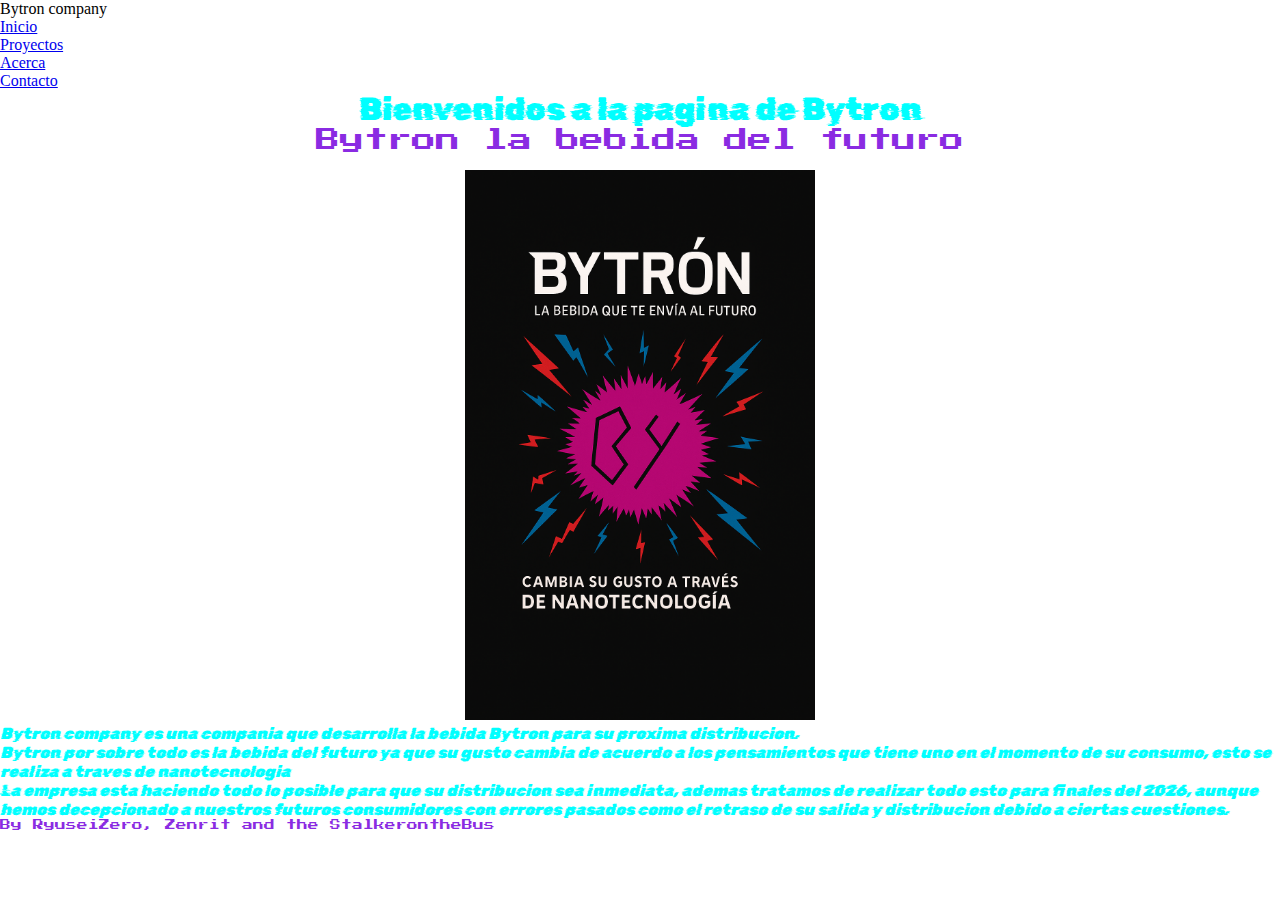
<file: index.html>
<!DOCTYPE html>
<html lang="en">
<head>
<link rel="preconnect" href="https://fonts.googleapis.com">
<link rel="preconnect" href="https://fonts.gstatic.com" crossorigin>
<link href="https://fonts.googleapis.com/css2?family=Rubik+Glitch&display=swap" rel="stylesheet">
    <link rel="preconnect" href="https://fonts.googleapis.com">
<link rel="preconnect" href="https://fonts.gstatic.com" crossorigin>
<link href="https://fonts.googleapis.com/css2?family=Press+Start+2P&display=swap" rel="stylesheet">
    <meta charset="UTF-8">
    <meta name="viewport" content="width=device-width, initial-scale=1.0">
    <title>Bytron la bebida del futuro</title>
    <link rel="stylesheet" href="./CSS/styles.css">
</head>
<body>
     <div class="pagina">
        <header>
            <div class="nav-row">
                <div class="brand">Bytron company</div>
                <nav>
                    <ul>
                        <li><a class="url" href="index.html">Inicio</a></li>
                        <li><a class="url" href="#">Proyectos</a></li>
                        <li><a class="url" href="acerca-de.html">Acerca</a></li>
                        <li><a class="url" href="contacto.html">Contacto</a></li>
                    </ul>
                </nav>
            </div>
        </header>
    </header>
     <center>
      
    <h1 class="glitch">Bienvenidos a la pagina de Bytron</h1>
        <h2 class="press-start-2p-regular">Bytron la bebida del futuro</h2>
        <br>
       <img src="./img/logo.png" alt="Imagen del logo de Bytron" title="Logo" width="350" height="550"></center>
       <div class="containe">
        <section class="glitch"><em>
        <p>Bytron company es una compania que desarrolla la bebida Bytron para su proxima distribucion.</p>
        <p>Bytron por sobre todo es la bebida del futuro ya que su gusto cambia de acuerdo a los pensamientos que tiene uno en el momento de su consumo, esto se realiza a traves de nanotecnologia</p>
        <p>La empresa esta haciendo todo lo posible para que su distribucion sea inmediata, ademas tratamos de realizar todo esto para finales del 2026, aunque hemos decepcionado a nuestros futuros consumidores con errores pasados como el retraso de su salida y distribucion debido a ciertas cuestiones.</p>
</section>
    </em></main>
    </div>
    <footer><h6 class="press-start-2p-regular">By RyuseiZero, Zenrit and the StalkerontheBus</h4></footer>
    
</body>
</html>
</file>
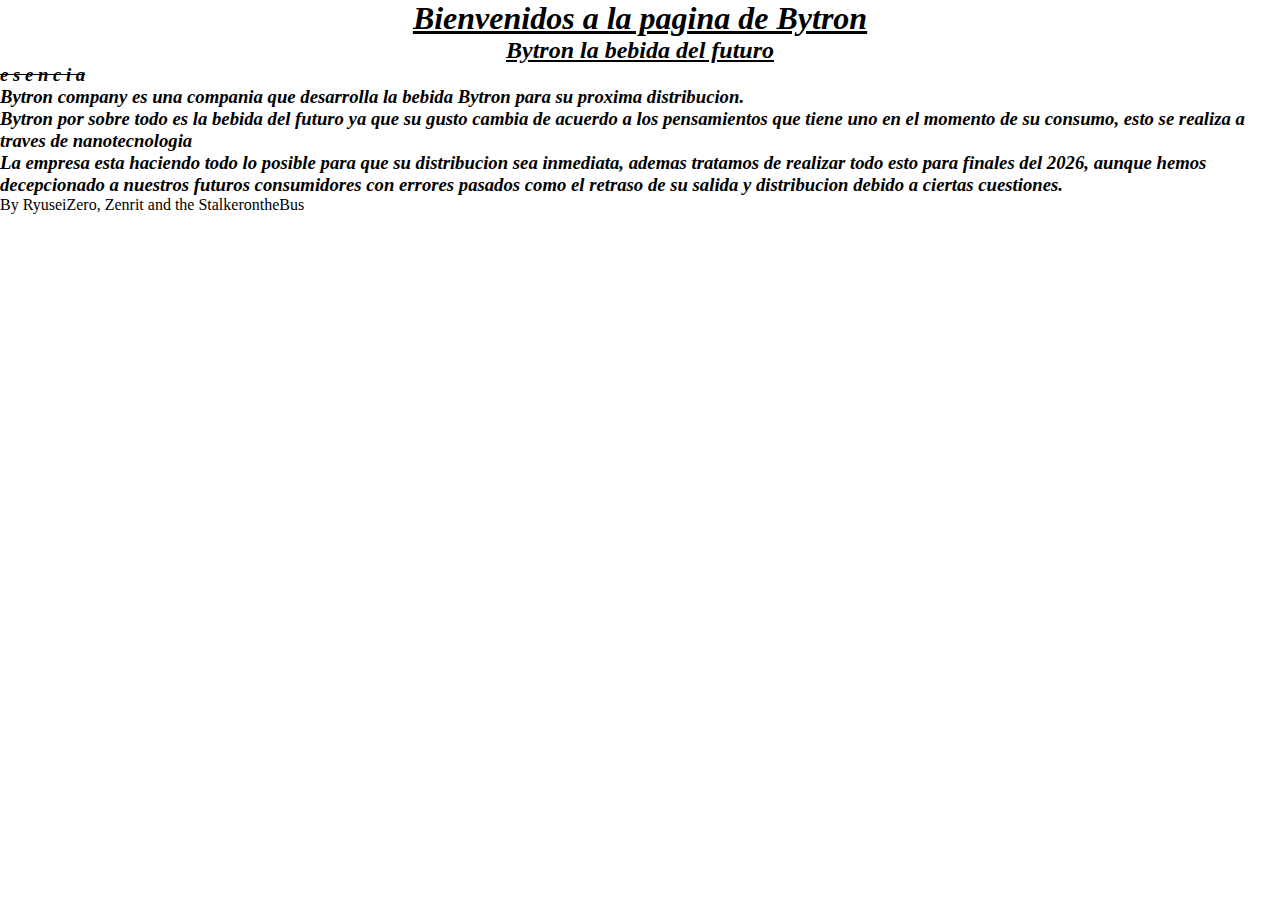
<file: Bytron-RyuseiZero/index.html>
<!DOCTYPE html>
<html lang="en">
<head>
    <meta charset="UTF-8">
    <meta name="viewport" content="width=device-width, initial-scale=1.0">
    <title>Bytron la bebida del futuro</title>
    <link rel="stylesheet" href="styles.css">
</head>
<body>
    <header><center><em><u>
        <h1>Bienvenidos a la pagina de Bytron</h1>
        <h2>Bytron la bebida del futuro</h2>
    </u></em></center>
    
    </header>
    <nav></nav>
    <main><h3><s><em>
        e s e n c i a</s>
        <p>Bytron company es una compania que desarrolla la bebida Bytron para su proxima distribucion.</p>
        <p>Bytron por sobre todo es la bebida del futuro ya que su gusto cambia de acuerdo a los pensamientos que tiene uno en el momento de su consumo, esto se realiza a traves de nanotecnologia</p>
        <p>La empresa esta haciendo todo lo posible para que su distribucion sea inmediata, ademas tratamos de realizar todo esto para finales del 2026, aunque hemos decepcionado a nuestros futuros consumidores con errores pasados como el retraso de su salida y distribucion debido a ciertas cuestiones.</p>

    </h3></em></main>
    <footer>By RyuseiZero, Zenrit and the StalkerontheBus</footer>
    
</body>
</html>
</file>
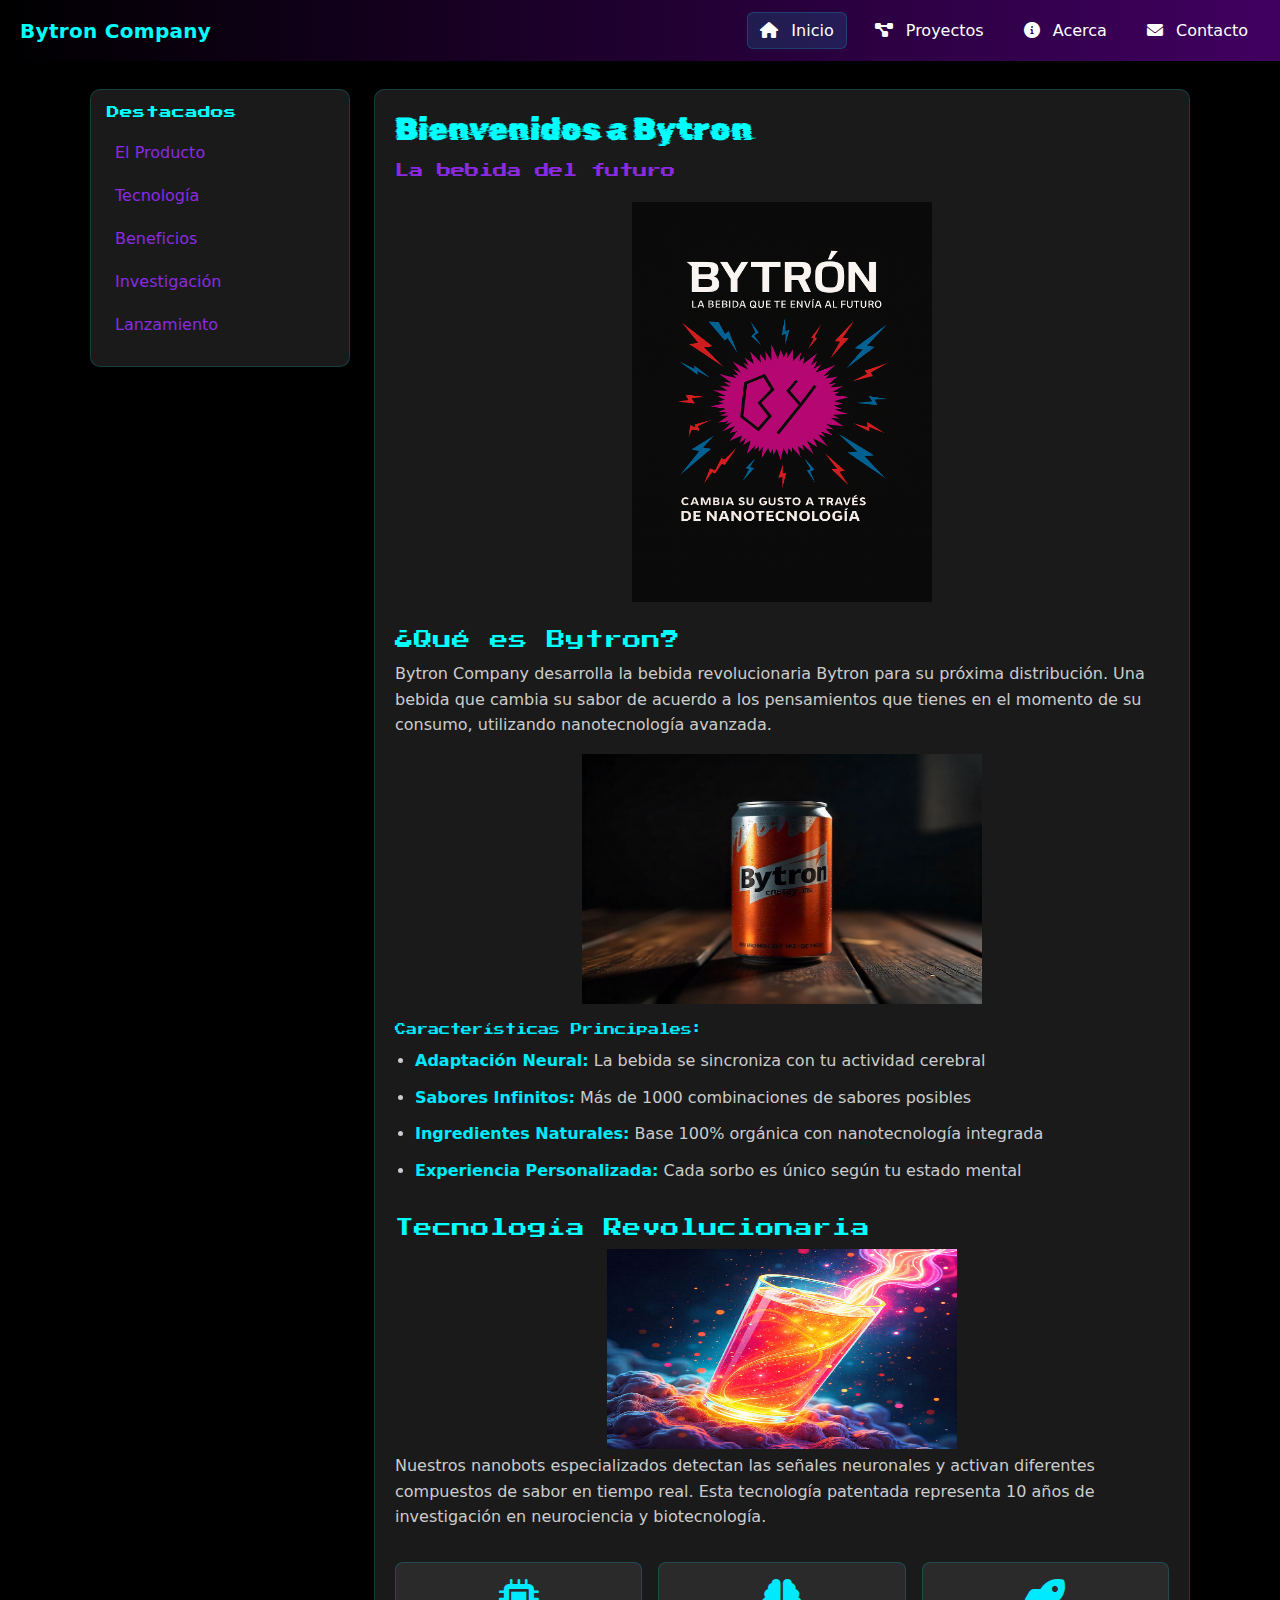
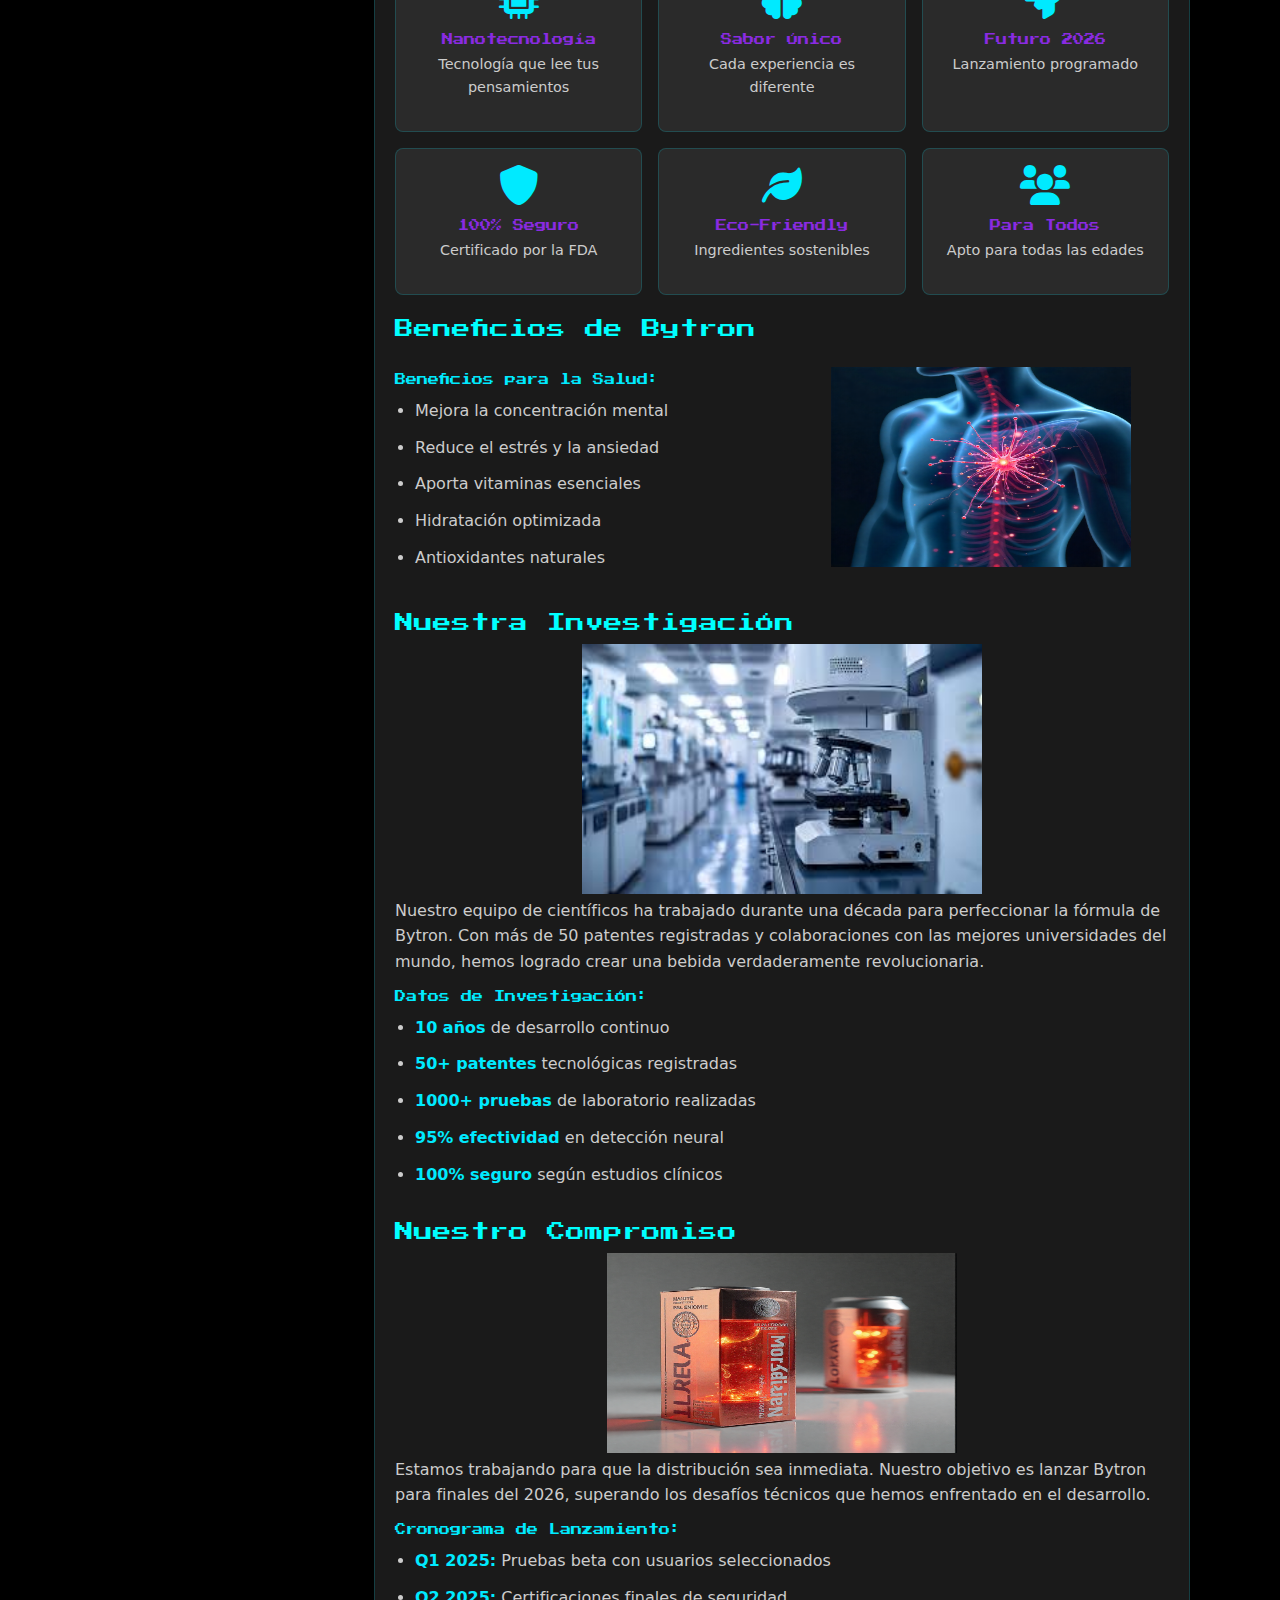
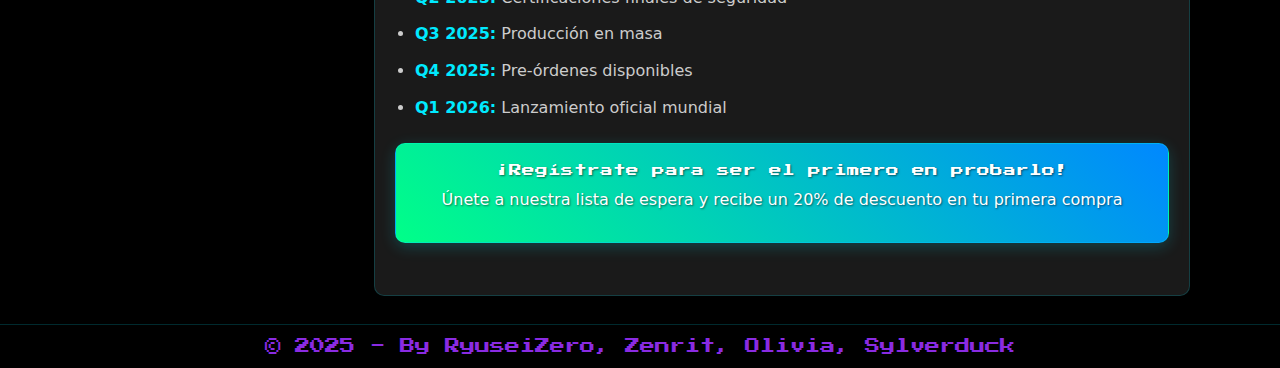
<file: Nueva carpeta/index.html>
<!DOCTYPE html>
<html lang="es">

<head>
    <link rel="preconnect" href="https://fonts.googleapis.com">
    <link rel="preconnect" href="https://fonts.gstatic.com" crossorigin>
    <link href="https://fonts.googleapis.com/css2?family=Rubik+Glitch&display=swap" rel="stylesheet">
    <link rel="preconnect" href="https://fonts.googleapis.com">
    <link rel="preconnect" href="https://fonts.gstatic.com" crossorigin>
    <link href="https://fonts.googleapis.com/css2?family=Press+Start+2P&display=swap" rel="stylesheet">
    <link rel="stylesheet" href="https://cdnjs.cloudflare.com/ajax/libs/font-awesome/6.0.0/css/all.min.css">
    <meta charset="UTF-8">
    <meta name="viewport" content="width=device-width, initial-scale=1.0">
    <title>Bytron - La bebida del futuro</title>
    <link rel="stylesheet" href="./css/styles.css">
</head>

<body>
    <div class="page">
        <header>
            <div class="nav-row">
                <div class="brand">Bytron Company</div>
                <nav>
                    <ul>
                        <li><a class="cta" href="index.html"><i class="fas fa-home"></i> Inicio</a></li>
                        <li><a href="proyectos.html"><i class="fas fa-project-diagram"></i> Proyectos</a></li>
                        <li><a href="acerca-de.html"><i class="fas fa-info-circle"></i> Acerca</a></li>
                        <li><a href="contacto.html"><i class="fas fa-envelope"></i> Contacto</a></li>
                    </ul>
                </nav>
            </div>
        </header>

        <main>
            <div class="container">
                <aside class="sidebar">
                    <h3 class="press-start-2p-regular">Destacados</h3>
                    <ul class="sidebar-nav">
                        <li><a href="#producto">El Producto</a></li>
                        <li><a href="#tecnologia">Tecnología</a></li>
                        <li><a href="#beneficios">Beneficios</a></li>
                        <li><a href="#investigacion">Investigación</a></li>
                        <li><a href="#lanzamiento">Lanzamiento</a></li>
                    </ul>
                </aside>

                <section class="content">
                    <div class="hero-section">
                        <h1 class="glitch">Bienvenidos a Bytron</h1>
                        <h2 class="press-start-2p-regular">La bebida del futuro</h2>
                        <center>
                            <img src="./imagen/logo.png" alt="Logo de Bytron" title="Bytron Logo" width="300" height="400">
                        </center>
                    </div>

                    <div id="producto" class="section-block">
                        <h3 class="press-start-2p-regular">¿Qué es Bytron?</h3>
                        <p>Bytron Company desarrolla la bebida revolucionaria Bytron para su próxima distribución. Una bebida que cambia su sabor de acuerdo a los pensamientos que tienes en el momento de su consumo, utilizando nanotecnología avanzada.</p>
                        <center>
                            <img src="./imagen/producto-bytron.png" alt="Producto Bytron" title="La bebida del futuro" width="400" height="250">
                        </center>
                        
                        <h4 class="press-start-2p-regular">Características Principales:</h4>
                        <ul>
                            <li><strong>Adaptación Neural:</strong> La bebida se sincroniza con tu actividad cerebral</li>
                            <li><strong>Sabores Infinitos:</strong> Más de 1000 combinaciones de sabores posibles</li>
                            <li><strong>Ingredientes Naturales:</strong> Base 100% orgánica con nanotecnología integrada</li>
                            <li><strong>Experiencia Personalizada:</strong> Cada sorbo es único según tu estado mental</li>
                        </ul>
                    </div>

                    <div id="tecnologia" class="section-block">
                        <h3 class="press-start-2p-regular">Tecnología Revolucionaria</h3>
                        <center>
                            <img src="./imagen/nanotecnologia.png" alt="Nanotecnología Bytron" title="Tecnología avanzada" width="350" height="200">
                        </center>
                        <p>Nuestros nanobots especializados detectan las señales neuronales y activan diferentes compuestos de sabor en tiempo real. Esta tecnología patentada representa 10 años de investigación en neurociencia y biotecnología.</p>
                    </div>

                    <div class="cards">
                        <div class="card">
                            <i class="fas fa-microchip feature-icon"></i>
                            <h4 class="press-start-2p-regular">Nanotecnología</h4>
                            <p>Tecnología que lee tus pensamientos</p>
                        </div>
                        <div class="card">
                            <i class="fas fa-brain feature-icon"></i>
                            <h4 class="press-start-2p-regular">Sabor Único</h4>
                            <p>Cada experiencia es diferente</p>
                        </div>
                        <div class="card">
                            <i class="fas fa-rocket feature-icon"></i>
                            <h4 class="press-start-2p-regular">Futuro 2026</h4>
                            <p>Lanzamiento programado</p>
                        </div>
                        <div class="card">
                            <i class="fas fa-shield-alt feature-icon"></i>
                            <h4 class="press-start-2p-regular">100% Seguro</h4>
                            <p>Certificado por la FDA</p>
                        </div>
                        <div class="card">
                            <i class="fas fa-leaf feature-icon"></i>
                            <h4 class="press-start-2p-regular">Eco-Friendly</h4>
                            <p>Ingredientes sostenibles</p>
                        </div>
                        <div class="card">
                            <i class="fas fa-users feature-icon"></i>
                            <h4 class="press-start-2p-regular">Para Todos</h4>
                            <p>Apto para todas las edades</p>
                        </div>
                    </div>

                    <div id="beneficios" class="section-block">
                        <h3 class="press-start-2p-regular">Beneficios de Bytron</h3>
                        <div style="display: flex; align-items: center; gap: 20px; margin: 20px 0;">
                            <div style="flex: 1;">
                                <h4 class="press-start-2p-regular">Beneficios para la Salud:</h4>
                                <ul>
                                    <li>Mejora la concentración mental</li>
                                    <li>Reduce el estrés y la ansiedad</li>
                                    <li>Aporta vitaminas esenciales</li>
                                    <li>Hidratación optimizada</li>
                                    <li>Antioxidantes naturales</li>
                                </ul>
                            </div>
                            <div style="flex: 1; text-align: center;">
                                <img src="./imagen/beneficios-salud.png" alt="Beneficios para la salud" title="Salud y bienestar" width="300" height="200">
                            </div>
                        </div>
                    </div>

                    <div id="investigacion" class="section-block">
                        <h3 class="press-start-2p-regular">Nuestra Investigación</h3>
                        <center>
                            <img src="./imagen/laboratorio.jpeg" alt="Laboratorio Bytron" title="Centro de investigación" width="400" height="250">
                        </center>
                        <p>Nuestro equipo de científicos ha trabajado durante una década para perfeccionar la fórmula de Bytron. Con más de 50 patentes registradas y colaboraciones con las mejores universidades del mundo, hemos logrado crear una bebida verdaderamente revolucionaria.</p>
                        
                        <h4 class="press-start-2p-regular">Datos de Investigación:</h4>
                        <ul>
                            <li><strong>10 años</strong> de desarrollo continuo</li>
                            <li><strong>50+ patentes</strong> tecnológicas registradas</li>
                            <li><strong>1000+ pruebas</strong> de laboratorio realizadas</li>
                            <li><strong>95% efectividad</strong> en detección neural</li>
                            <li><strong>100% seguro</strong> según estudios clínicos</li>
                        </ul>
                    </div>

                    <div id="lanzamiento" class="section-block">
                        <h3 class="press-start-2p-regular">Nuestro Compromiso</h3>
                        <center>
                            <img src="./imagen/lanzamiento-2026.png" alt="Lanzamiento 2026" title="Próximo lanzamiento" width="350" height="200">
                        </center>
                        <p>Estamos trabajando para que la distribución sea inmediata. Nuestro objetivo es lanzar Bytron para finales del 2026, superando los desafíos técnicos que hemos enfrentado en el desarrollo.</p>
                        
                        <h4 class="press-start-2p-regular">Cronograma de Lanzamiento:</h4>
                        <ul>
                            <li><strong>Q1 2025:</strong> Pruebas beta con usuarios seleccionados</li>
                            <li><strong>Q2 2025:</strong> Certificaciones finales de seguridad</li>
                            <li><strong>Q3 2025:</strong> Producción en masa</li>
                            <li><strong>Q4 2025:</strong> Pre-órdenes disponibles</li>
                            <li><strong>Q1 2026:</strong> Lanzamiento oficial mundial</li>
                        </ul>
                        
                        <div class="cta-gradient">
                            <h4 class="press-start-2p-regular" style="color: white; margin: 0; font-size: 0.8rem;">¡Regístrate para ser el primero en probarlo!</h4>
                            <p style="color: white; margin: 10px 0;">Únete a nuestra lista de espera y recibe un 20% de descuento en tu primera compra</p>
                        </div>
                    </div>
                </section>
            </div>
        </main>

        <footer>
            <p class="press-start-2p-regular">© 2025 - By RyuseiZero, Zenrit, Olivia, Sylverduck</p>
        </footer>
    </div>


</body>

</html>
</file>
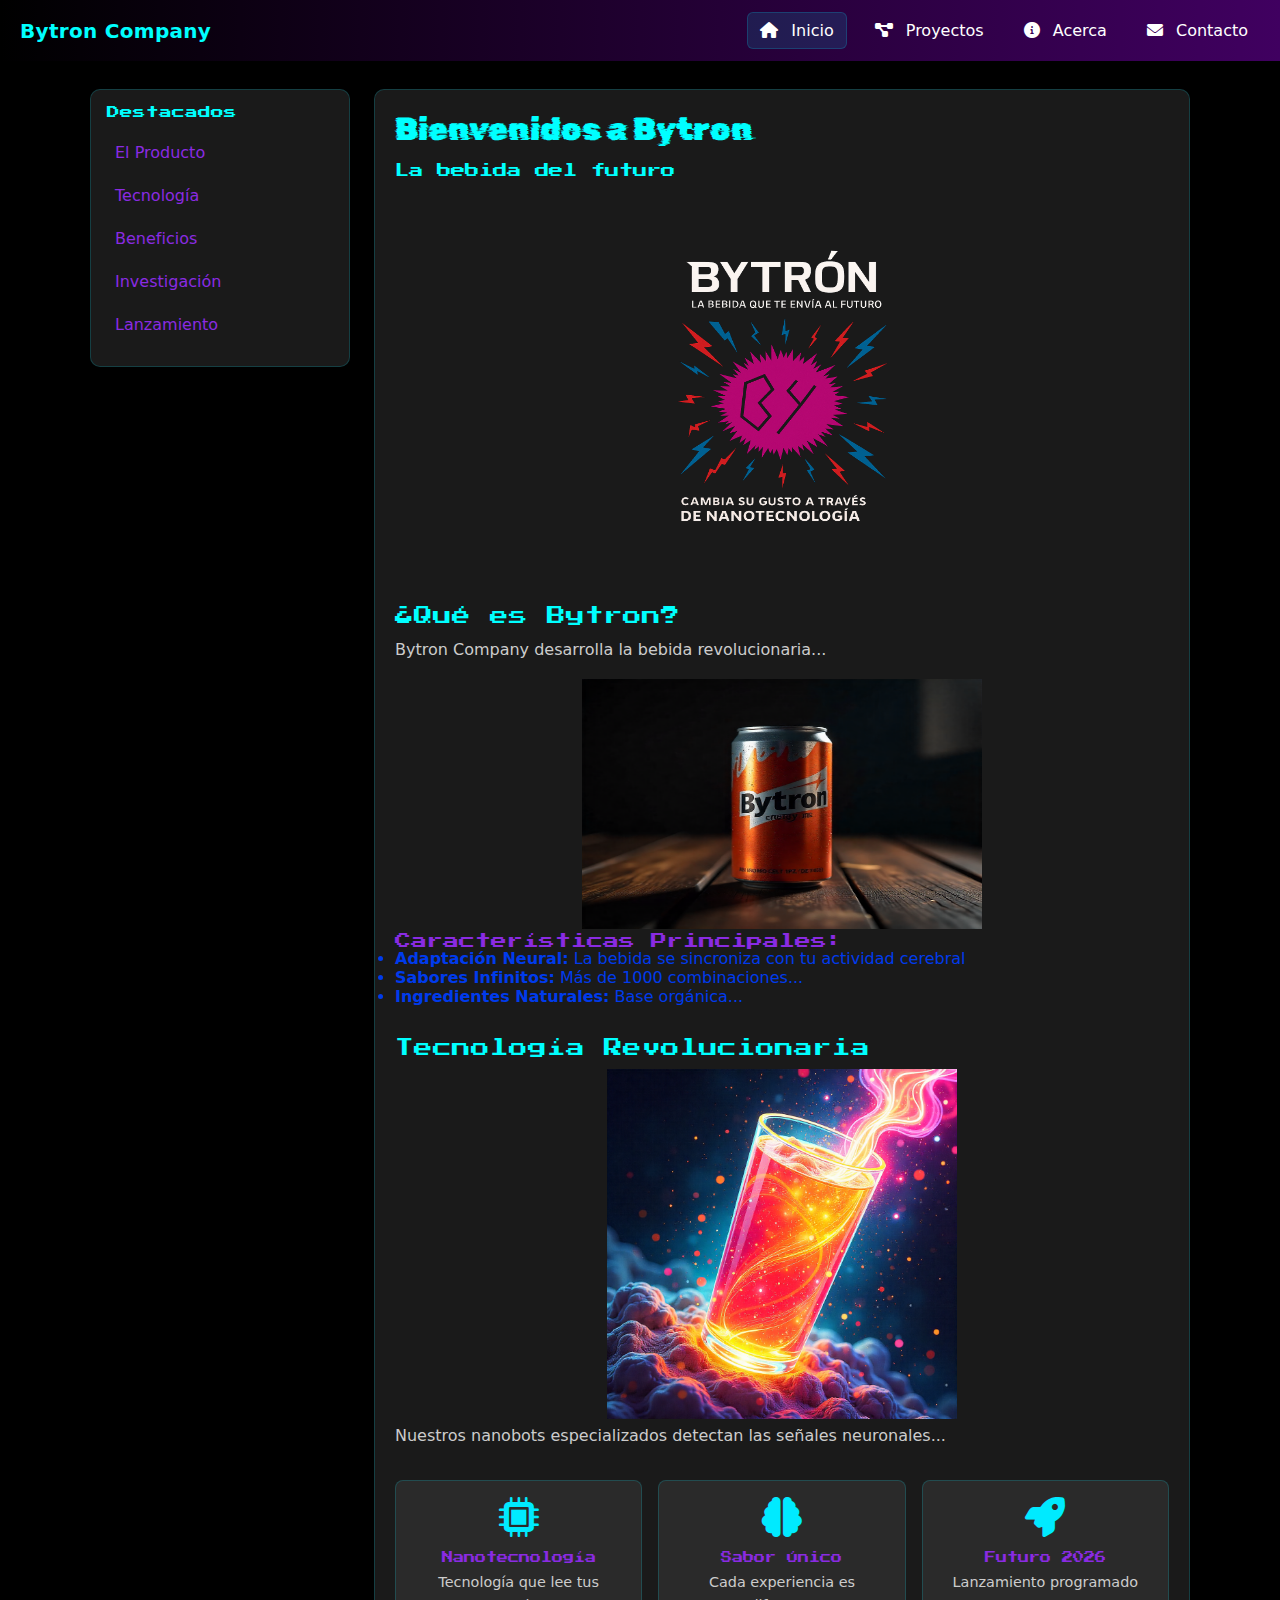
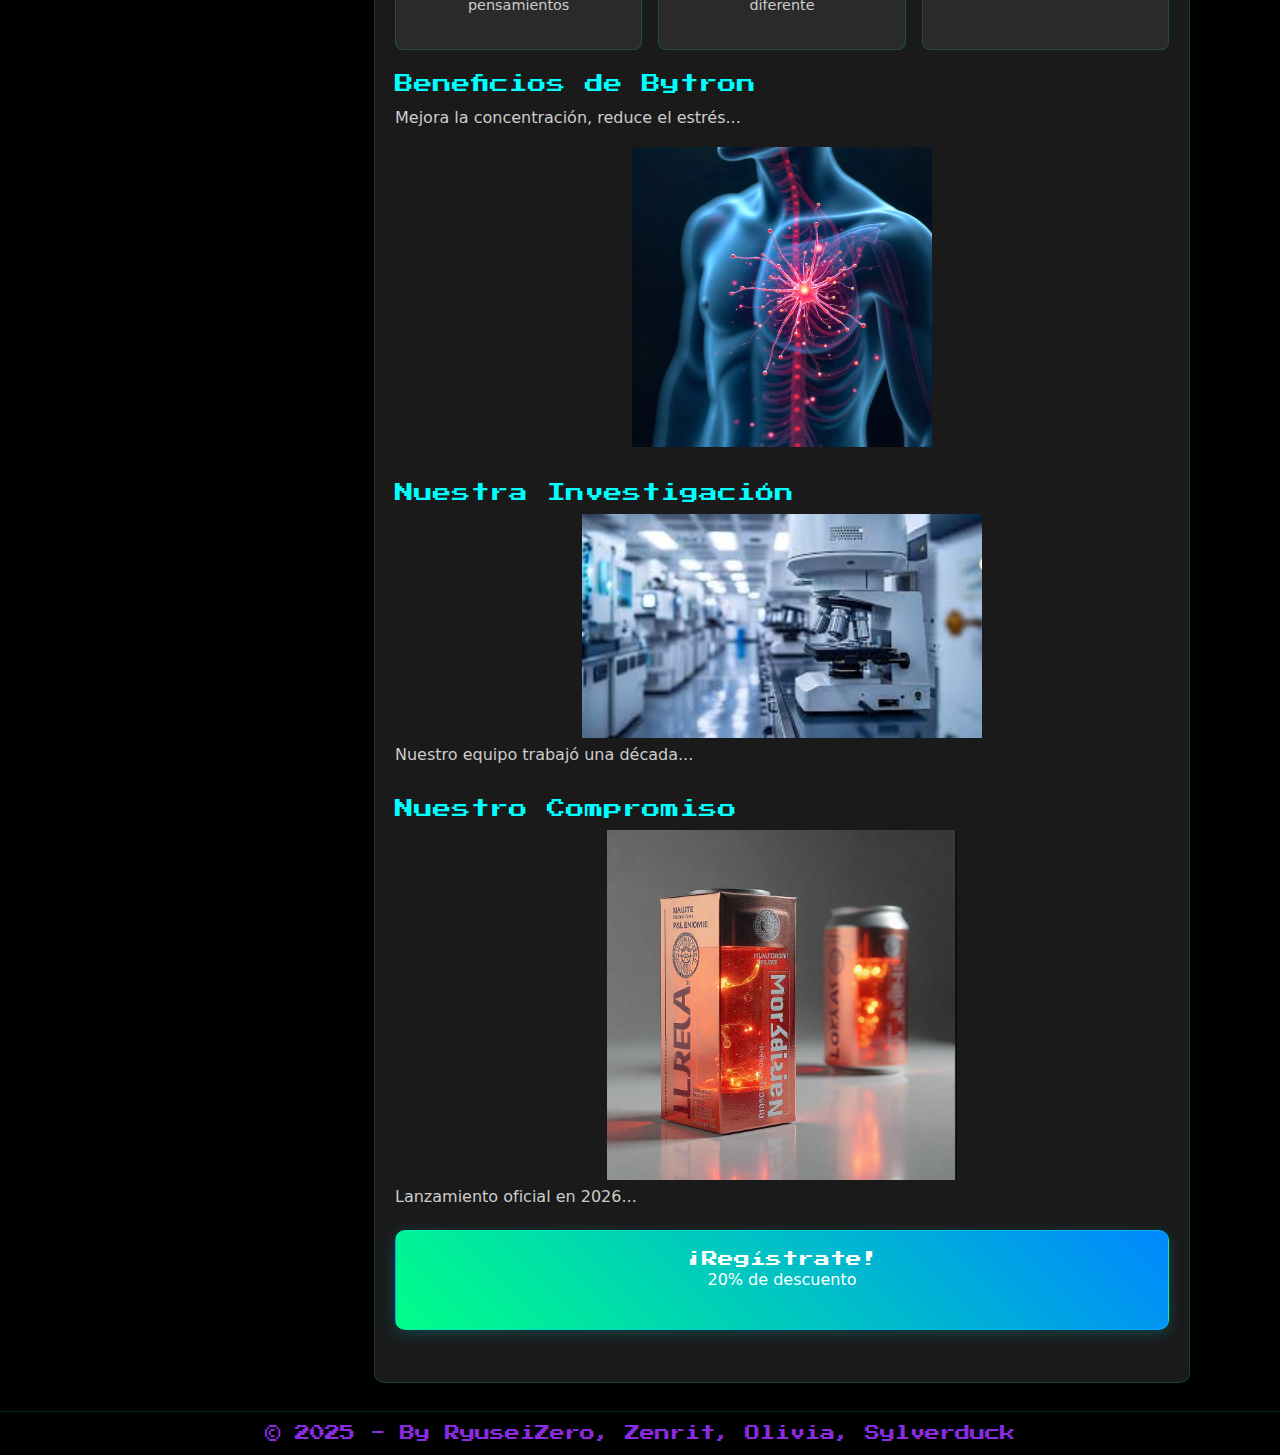
<file: Proyecto-Bytron-main/index.html>
<!DOCTYPE html>
<html lang="es">
<head>
    <meta charset="UTF-8">
    <meta name="viewport" content="width=device-width, initial-scale=1.0">
    <title>Bytron - La bebida del futuro</title>

    <link rel="preconnect" href="https://fonts.googleapis.com">
    <link rel="preconnect" href="https://fonts.gstatic.com" crossorigin>
    <link href="https://fonts.googleapis.com/css2?family=Rubik+Glitch&display=swap" rel="stylesheet">
    <link href="https://fonts.googleapis.com/css2?family=Press+Start+2P&display=swap" rel="stylesheet">
    <link rel="stylesheet" href="https://cdnjs.cloudflare.com/ajax/libs/font-awesome/6.0.0/css/all.min.css">

    <link rel="stylesheet" href="./css/styles.css">
</head>

<body>
    <div class="page">
        <header>
            <div class="nav-row">
                <div class="brand">Bytron Company</div>
                <nav>
                    <ul>
                        <li><a class="cta" href="index.html"><i class="fas fa-home"></i> Inicio</a></li>
                        <li><a href="proyectos.html"><i class="fas fa-project-diagram"></i> Proyectos</a></li>
                        <li><a href="acerca-de.html"><i class="fas fa-info-circle"></i> Acerca</a></li>
                        <li><a href="contacto.html"><i class="fas fa-envelope"></i> Contacto</a></li>
                    </ul>
                </nav>
            </div>
        </header>

        <main>
            <div class="container">
                <aside class="sidebar">
                    <h3 class="press-start-2p-regular">Destacados</h3>
                    <ul class="sidebar-nav">
                        <li><a href="#producto">El Producto</a></li>
                        <li><a href="#tecnologia">Tecnología</a></li>
                        <li><a href="#beneficios">Beneficios</a></li>
                        <li><a href="#investigacion">Investigación</a></li>
                        <li><a href="#lanzamiento">Lanzamiento</a></li>
                    </ul>
                </aside>

                <section class="content">
                    <div class="hero-section">
                        <h1 class="glitch">Bienvenidos a Bytron</h1>
                        <h2 class="press-start-2p-regular">La bebida del futuro</h2>
                        <center>
                            <img src="./imagen/logo.png" width="300" height="400">
                        </center>
                    </div>

                    <div id="producto" class="section-block">
                        <h3 class="press-start-2p-regular">¿Qué es Bytron?</h3>
                        <p>Bytron Company desarrolla la bebida revolucionaria...</p>
                        <center><img src="./imagen/producto-bytron.png" width="400" height="250"></center>

                        <h4 class="press-start-2p-regular">Características Principales:</h4>
                        <ul>
                            <li><strong>Adaptación Neural:</strong> La bebida se sincroniza con tu actividad cerebral</li>
                            <li><strong>Sabores Infinitos:</strong> Más de 1000 combinaciones...</li>
                            <li><strong>Ingredientes Naturales:</strong> Base orgánica...</li>
                        </ul>
                    </div>

                    <div id="tecnologia" class="section-block">
                        <h3 class="press-start-2p-regular">Tecnología Revolucionaria</h3>
                        <center><img src="./imagen/nanotecnologia.png" width="350"></center>
                        <p>Nuestros nanobots especializados detectan las señales neuronales...</p>
                    </div>

                    <div class="cards">
                        <div class="card">
                            <i class="fas fa-microchip feature-icon"></i>
                            <h4 class="press-start-2p-regular">Nanotecnología</h4>
                            <p>Tecnología que lee tus pensamientos</p>
                        </div>

                        <div class="card">
                            <i class="fas fa-brain feature-icon"></i>
                            <h4 class="press-start-2p-regular">Sabor Único</h4>
                            <p>Cada experiencia es diferente</p>
                        </div>

                        <div class="card">
                            <i class="fas fa-rocket feature-icon"></i>
                            <h4 class="press-start-2p-regular">Futuro 2026</h4>
                            <p>Lanzamiento programado</p>
                        </div>
                    </div>

                    <div id="beneficios" class="section-block">
                        <h3 class="press-start-2p-regular">Beneficios de Bytron</h3>

                        <p>Mejora la concentración, reduce el estrés...</p>

                        <center><img src="./imagen/beneficios-salud.png" width="300"></center>
                    </div>

                    <div id="investigacion" class="section-block">
                        <h3 class="press-start-2p-regular">Nuestra Investigación</h3>
                        <center><img src="./imagen/laboratorio.jpeg" width="400"></center>
                        <p>Nuestro equipo trabajó una década...</p>
                    </div>

                    <div id="lanzamiento" class="section-block">
                        <h3 class="press-start-2p-regular">Nuestro Compromiso</h3>
                        <center><img src="./imagen/lanzamiento-2026.png" width="350"></center>
                        <p>Lanzamiento oficial en 2026...</p>

                        <div class="cta-gradient">
                            <h4 class="press-start-2p-regular" style="color: white;">¡Regístrate!</h4>
                            <p style="color: white;">20% de descuento</p>
                        </div>
                    </div>
                </section>
            </div>
        </main>

        <footer>
            <p class="press-start-2p-regular">© 2025 - By RyuseiZero, Zenrit, Olivia, Sylverduck</p>
        </footer>
    </div>
</body>
</html>
</file>
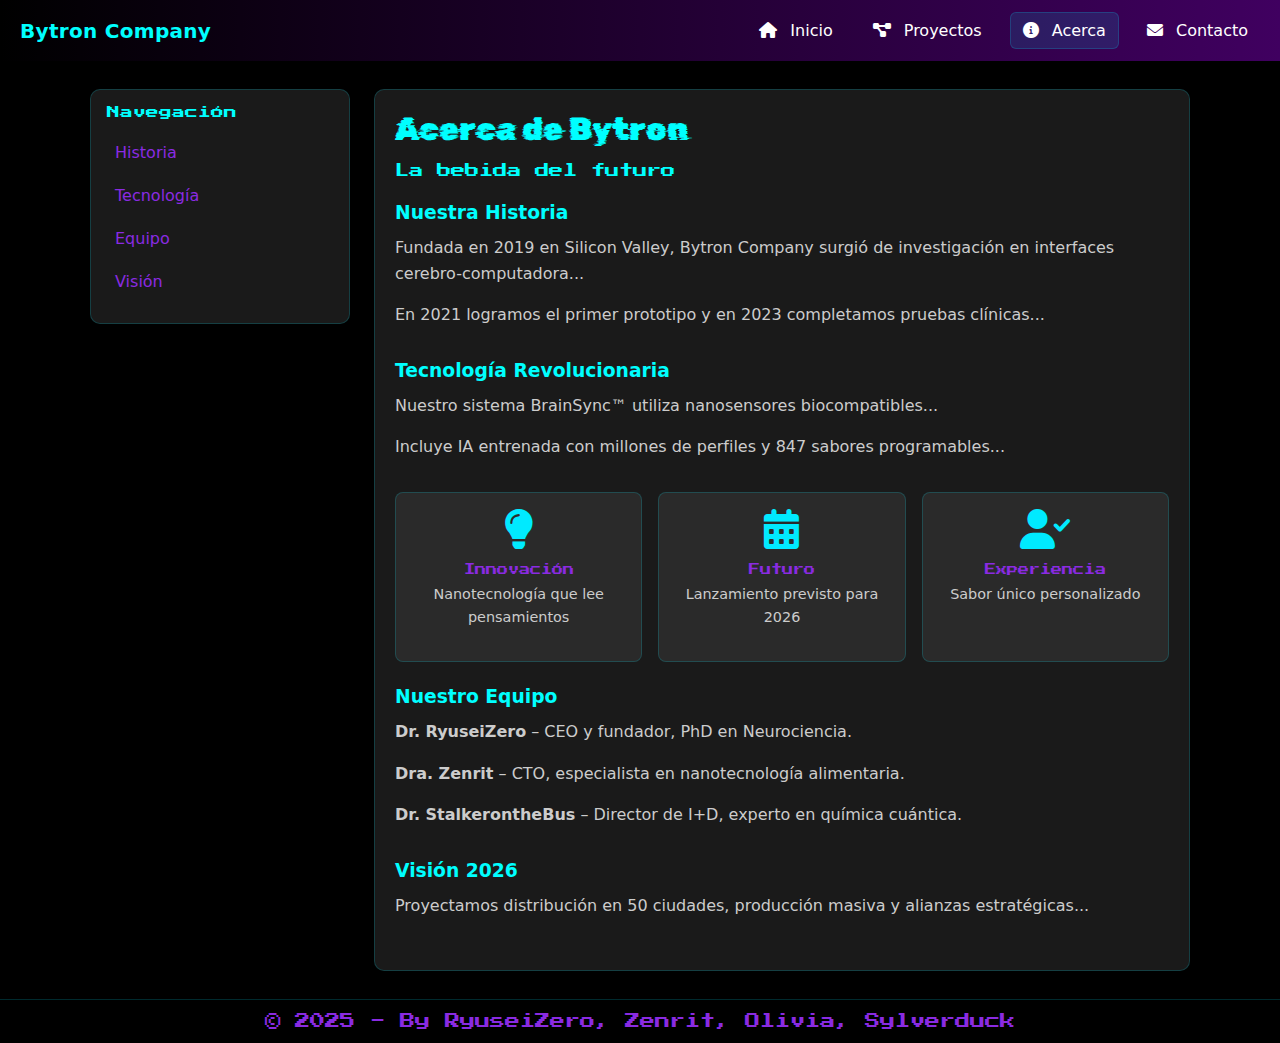
<file: acerca-de.html>
<!DOCTYPE html>
<html lang="es">

<head>
    <meta charset="utf-8" />
    <meta name="viewport" content="width=device-width, initial-scale=1" />
    <title>Acerca de Bytron - La bebida del futuro</title>

    <link rel="preconnect" href="https://fonts.googleapis.com">
    <link rel="preconnect" href="https://fonts.gstatic.com" crossorigin>
    <link href="https://fonts.googleapis.com/css2?family=Rubik+Glitch&display=swap" rel="stylesheet">
    <link href="https://fonts.googleapis.com/css2?family=Press+Start+2P&display=swap" rel="stylesheet">
    <link rel="stylesheet" href="https://cdnjs.cloudflare.com/ajax/libs/font-awesome/6.0.0/css/all.min.css">

    <link rel="stylesheet" href="./css/styles.css">
</head>

<body>

    <div class="page">

        <header>
            <div class="nav-row">
                <div class="brand">Bytron Company</div>
                <nav>
                    <ul>
                        <li><a href="index.html"><i class="fas fa-home"></i> Inicio</a></li>
                        <li><a href="proyectos.html"><i class="fas fa-project-diagram"></i> Proyectos</a></li>
                        <li><a class="cta" href="acerca-de.html"><i class="fas fa-info-circle"></i> Acerca</a></li>
                        <li><a href="contacto.html"><i class="fas fa-envelope"></i> Contacto</a></li>
                    </ul>
                </nav>
            </div>
        </header>

        <main>

            <div class="container">

                <aside class="sidebar">
                    <h3 class="press-start-2p-regular">Navegación</h3>
                    <ul class="sidebar-nav">
                        <li><a href="#historia">Historia</a></li>
                        <li><a href="#tecnologia">Tecnología</a></li>
                        <li><a href="#equipo">Equipo</a></li>
                        <li><a href="#vision">Visión</a></li>
                    </ul>
                </aside>

                <section class="content">
                    <h1 class="glitch">Acerca de Bytron</h1>
                    <h2 class="press-start-2p-regular">La bebida del futuro</h2>

                    <div id="historia" class="section-block">
                        <h3>Nuestra Historia</h3>
                        <p>Fundada en 2019 en Silicon Valley, Bytron Company surgió de investigación en interfaces cerebro-computadora...</p>
                        <p>En 2021 logramos el primer prototipo y en 2023 completamos pruebas clínicas...</p>
                    </div>

                    <div id="tecnologia" class="section-block">
                        <h3>Tecnología Revolucionaria</h3>
                        <p>Nuestro sistema BrainSync™ utiliza nanosensores biocompatibles...</p>
                        <p>Incluye IA entrenada con millones de perfiles y 847 sabores programables...</p>
                    </div>

                    <div class="cards">
                        <div class="card">
                            <i class="fas fa-lightbulb feature-icon"></i>
                            <h4 class="press-start-2p-regular">Innovación</h4>
                            <p>Nanotecnología que lee pensamientos</p>
                        </div>

                        <div class="card">
                            <i class="fas fa-calendar-alt feature-icon"></i>
                            <h4 class="press-start-2p-regular">Futuro</h4>
                            <p>Lanzamiento previsto para 2026</p>
                        </div>

                        <div class="card">
                            <i class="fas fa-user-check feature-icon"></i>
                            <h4 class="press-start-2p-regular">Experiencia</h4>
                            <p>Sabor único personalizado</p>
                        </div>
                    </div>

                    <div id="equipo" class="section-block">
                        <h3>Nuestro Equipo</h3>
                        <p><strong>Dr. RyuseiZero</strong> – CEO y fundador, PhD en Neurociencia.</p>
                        <p><strong>Dra. Zenrit</strong> – CTO, especialista en nanotecnología alimentaria.</p>
                        <p><strong>Dr. StalkerontheBus</strong> – Director de I+D, experto en química cuántica.</p>
                    </div>

                    <div id="vision" class="section-block">
                        <h3>Visión 2026</h3>
                        <p>Proyectamos distribución en 50 ciudades, producción masiva y alianzas estratégicas...</p>
                    </div>

                </section>

            </div>

        </main>

        <footer>
            <p class="press-start-2p-regular">© 2025 - By RyuseiZero, Zenrit, Olivia, Sylverduck</p>
        </footer>

    </div>

</body>
</html>
</file>
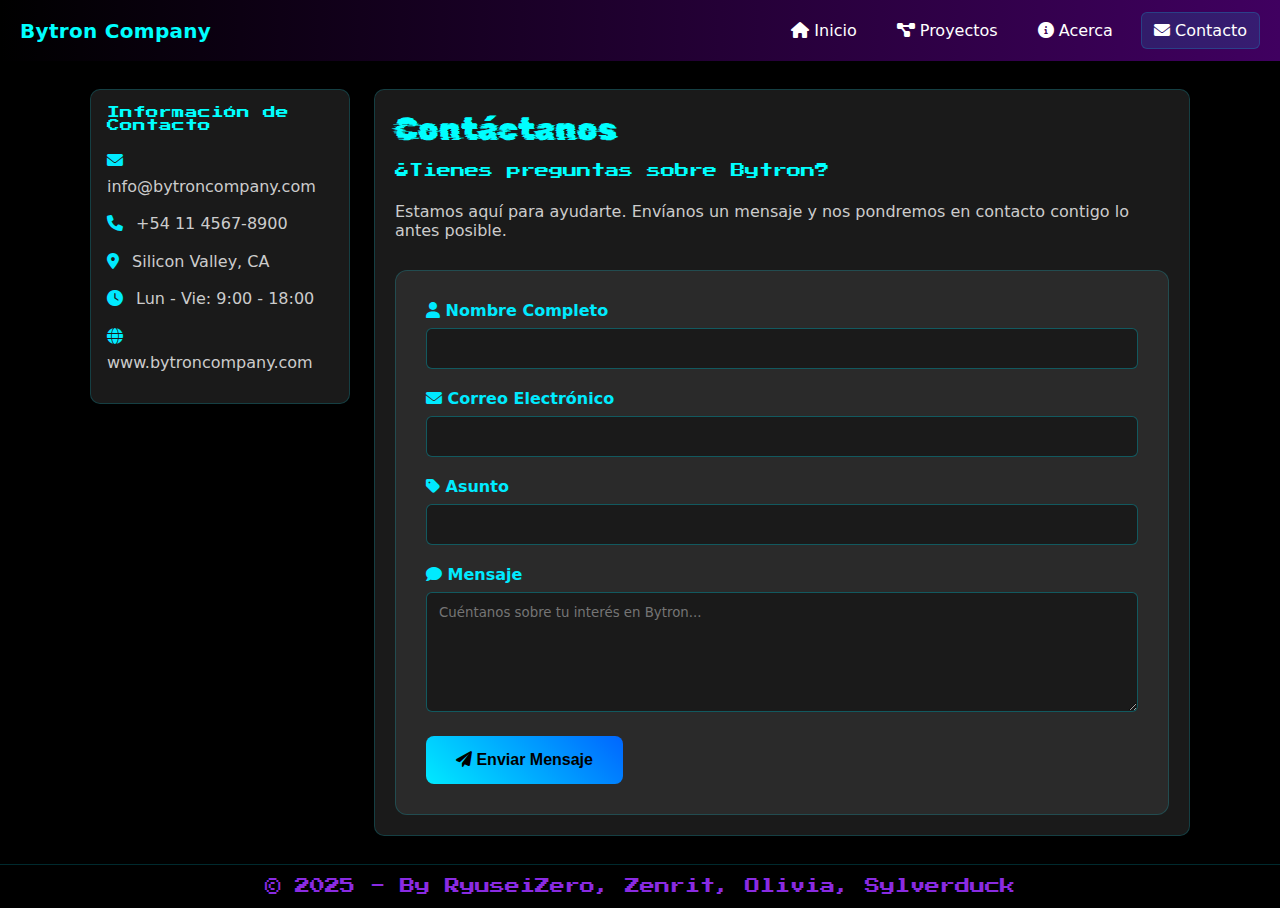
<file: contacto.html>
<!DOCTYPE html>
<html lang="es">

<head>
    <link rel="preconnect" href="https://fonts.googleapis.com">
    <link rel="preconnect" href="https://fonts.gstatic.com" crossorigin>
    <link href="https://fonts.googleapis.com/css2?family=Rubik+Glitch&display=swap" rel="stylesheet">
    <link rel="preconnect" href="https://fonts.googleapis.com">
    <link rel="preconnect" href="https://fonts.gstatic.com" crossorigin>
    <link href="https://fonts.googleapis.com/css2?family=Press+Start+2P&display=swap" rel="stylesheet">
    <link rel="stylesheet" href="https://cdnjs.cloudflare.com/ajax/libs/font-awesome/6.0.0/css/all.min.css">
    <meta charset="UTF-8">
    <meta name="viewport" content="width=device-width, initial-scale=1.0">
    <title>Contacto - Bytron Company</title>
    <style>
        /* Reset básico */
        * {
            box-sizing: border-box;
            padding: 0;
            margin: 0;
        }

        .press-start-2p-regular {
            font-family: "Press Start 2P", system-ui;
            font-weight: 400;
            font-style: normal;
            color: blueviolet;
        }

        .glitch {
            font-family: "Rubik Glitch", system-ui;
            font-weight: 100;
            font-style: normal;
            color: cyan;
        }

        html, body {
            height: 100%;
            font-family: Inter, system-ui, Arial, sans-serif;
            color: #003bec;
            background-color: black;
        }

        /* Contenedor principal */
        .page {
            min-height: 100vh;
            display: flex;
            flex-direction: column;
        }

        /* Header */
        header {
            background: linear-gradient(90deg, #000000, #400060);
            color: white;
            padding: 12px 20px;
        }

        .nav-row {
            display: flex;
            align-items: center;
            justify-content: space-between;
            gap: 16px;
        }

        .brand {
            font-weight: 700;
            font-size: 1.25rem;
            letter-spacing: 0.3px;
            color: aqua;
        }

        /* Navegación */
        nav ul {
            list-style: none;
            display: flex;
            gap: 16px;
            align-items: center;
        }

        nav a {
            color: white;
            text-decoration: none;
            padding: 8px 12px;
            border-radius: 6px;
            transition: background .18s, transform .12s;
            display: inline-block;
        }

        nav a:hover {
            background: rgba(255, 255, 255, 0.12);
            transform: translateY(-2px);
        }

        .cta {
            background: rgba(0, 234, 255, 0.12) !important;
            border: 1px solid rgba(0, 234, 255, 0.18) !important;
        }

        /* Main */
        main {
            flex: 1 0 auto;
            padding: 28px 20px;
            background: #000000;
        }

        .container {
            max-width: 1100px;
            margin: 0 auto;
            display: flex;
            gap: 24px;
            align-items: flex-start;
        }

        .sidebar {
            width: 260px;
            background: #1a1a1a;
            padding: 16px;
            border-radius: 10px;
            border: 1px solid rgba(0, 234, 255, 0.18);
            flex-shrink: 0;
            animation: slideInLeft 0.8s ease-out;
            transition: all 0.3s ease;
        }

        .sidebar:hover {
            transform: translateY(-5px);
            box-shadow: 0 10px 30px rgba(0, 234, 255, 0.3);
            border-color: rgba(0, 234, 255, 0.4);
        }

        .sidebar h3 {
            color: cyan;
            margin-bottom: 16px;
            font-size: 0.8rem;
            animation: glow 2s ease-in-out infinite alternate;
        }

        .contact-info {
            color: #ccc;
            line-height: 1.6;
        }

        .contact-info i {
            color: #00eaff;
            margin-right: 8px;
        }

        .contact-info p {
            margin-bottom: 12px;
        }

        .content {
            flex: 1 1 0;
            background: #1a1a1a;
            padding: 20px;
            border-radius: 10px;
            border: 1px solid rgba(0, 234, 255, 0.18);
        }

        .content h1 {
            margin-bottom: 16px;
        }

        .content h2 {
            margin-bottom: 24px;
            font-size: 0.9rem;
            color: cyan;
        }

        /* Formulario */
        .contact-form {
            background: #2a2a2a;
            padding: 30px;
            border-radius: 12px;
            border: 1px solid rgba(0, 234, 255, 0.18);
        }

        .form-group {
            margin-bottom: 20px;
        }

        .form-group label {
            display: block;
            margin-bottom: 8px;
            color: #00eaff;
            font-weight: bold;
        }

        .form-group input,
        .form-group textarea {
            width: 100%;
            padding: 12px;
            background: #1a1a1a;
            border: 1px solid rgba(0, 234, 255, 0.3);
            border-radius: 6px;
            color: #ccc;
            font-family: inherit;
            transition: border-color 0.3s, box-shadow 0.3s;
        }

        .form-group input:focus,
        .form-group textarea:focus {
            outline: none;
            border-color: #00eaff;
            box-shadow: 0 0 10px rgba(0, 234, 255, 0.3);
        }

        .form-group textarea {
            resize: vertical;
            min-height: 120px;
        }

        .submit-btn {
            background: linear-gradient(45deg, #00eaff, #0066ff);
            color: #000;
            padding: 15px 30px;
            border: none;
            border-radius: 8px;
            font-weight: bold;
            cursor: pointer;
            transition: all 0.3s;
            font-size: 1rem;
        }

        .submit-btn:hover {
            transform: translateY(-2px);
            box-shadow: 0 8px 25px rgba(0, 234, 255, 0.4);
        }

        /* Footer */
        footer {
            background: #000000;
            padding: 14px 20px;
            text-align: center;
            font-size: 0.95rem;
            color: rgb(238, 0, 0);
            border-top: 1px solid rgba(0, 234, 255, 0.18);
        }

        /* Animaciones */
        @keyframes slideInLeft {
            from {
                transform: translateX(-100%);
                opacity: 0;
            }
            to {
                transform: translateX(0);
                opacity: 1;
            }
        }

        @keyframes glow {
            from {
                text-shadow: 0 0 5px cyan, 0 0 10px cyan;
            }
            to {
                text-shadow: 0 0 10px cyan, 0 0 20px cyan, 0 0 30px cyan;
            }
        }

        /* Responsive */
        @media (max-width: 900px) {
            .container {
                flex-direction: column;
            }
            
            .sidebar {
                width: 100%;
            }
            
            nav ul {
                gap: 10px;
            }
        }
    </style>
</head>

<body>
    <div class="page">
        <header>
            <div class="nav-row">
                <div class="brand">Bytron Company</div>
                <nav>
                    <ul>
                        <li><a href="index.html"><i class="fas fa-home"></i> Inicio</a></li>
                        <li><a href="proyectos.html"><i class="fas fa-project-diagram"></i> Proyectos</a></li>
                        <li><a href="acerca-de.html"><i class="fas fa-info-circle"></i> Acerca</a></li>
                        <li><a class="cta" href="contacto.html"><i class="fas fa-envelope"></i> Contacto</a></li>
                    </ul>
                </nav>
            </div>
        </header>

        <main>
            <div class="container">
                <aside class="sidebar">
                    <h3 class="press-start-2p-regular">Información de Contacto</h3>
                    <div class="contact-info">
                        <p><i class="fas fa-envelope"></i> info@bytroncompany.com</p>
                        <p><i class="fas fa-phone"></i> +54 11 4567-8900</p>
                        <p><i class="fas fa-map-marker-alt"></i> Silicon Valley, CA</p>
                        <p><i class="fas fa-clock"></i> Lun - Vie: 9:00 - 18:00</p>
                        <p><i class="fas fa-globe"></i> www.bytroncompany.com</p>
                    </div>
                </aside>

                <section class="content">
                    <h1 class="glitch">Contáctanos</h1>
                    <h2 class="press-start-2p-regular">¿Tienes preguntas sobre Bytron?</h2>
                    <p style="color: #ccc; margin-bottom: 30px;">Estamos aquí para ayudarte. Envíanos un mensaje y nos pondremos en contacto contigo lo antes posible.</p>
                    
                    <div class="contact-form">
                        <form action="https://formspree.io/f/mkvjq" method="POST">
                            <div class="form-group">
                                <label for="nombre"><i class="fas fa-user"></i> Nombre Completo</label>
                                <input type="text" id="nombre" name="nombre" required>
                            </div>
                            
                            <div class="form-group">
                                <label for="email"><i class="fas fa-envelope"></i> Correo Electrónico</label>
                                <input type="email" id="email" name="email" required>
                            </div>
                            
                            <div class="form-group">
                                <label for="asunto"><i class="fas fa-tag"></i> Asunto</label>
                                <input type="text" id="asunto" name="asunto" required>
                            </div>
                            
                            <div class="form-group">
                                <label for="mensaje"><i class="fas fa-comment"></i> Mensaje</label>
                                <textarea id="mensaje" name="message" placeholder="Cuéntanos sobre tu interés en Bytron..." required></textarea>
                            </div>
                            
                            <button type="submit" class="submit-btn">
                                <i class="fas fa-paper-plane"></i> Enviar Mensaje
                            </button>
                        </form>
                    </div>
                </section>
            </div>
        </main>

        <footer>
            <p class="press-start-2p-regular">© 2025 - By RyuseiZero, Zenrit, Olivia, Sylverduck</p>
        </footer>
    </div>
</body>

</html>
</file>
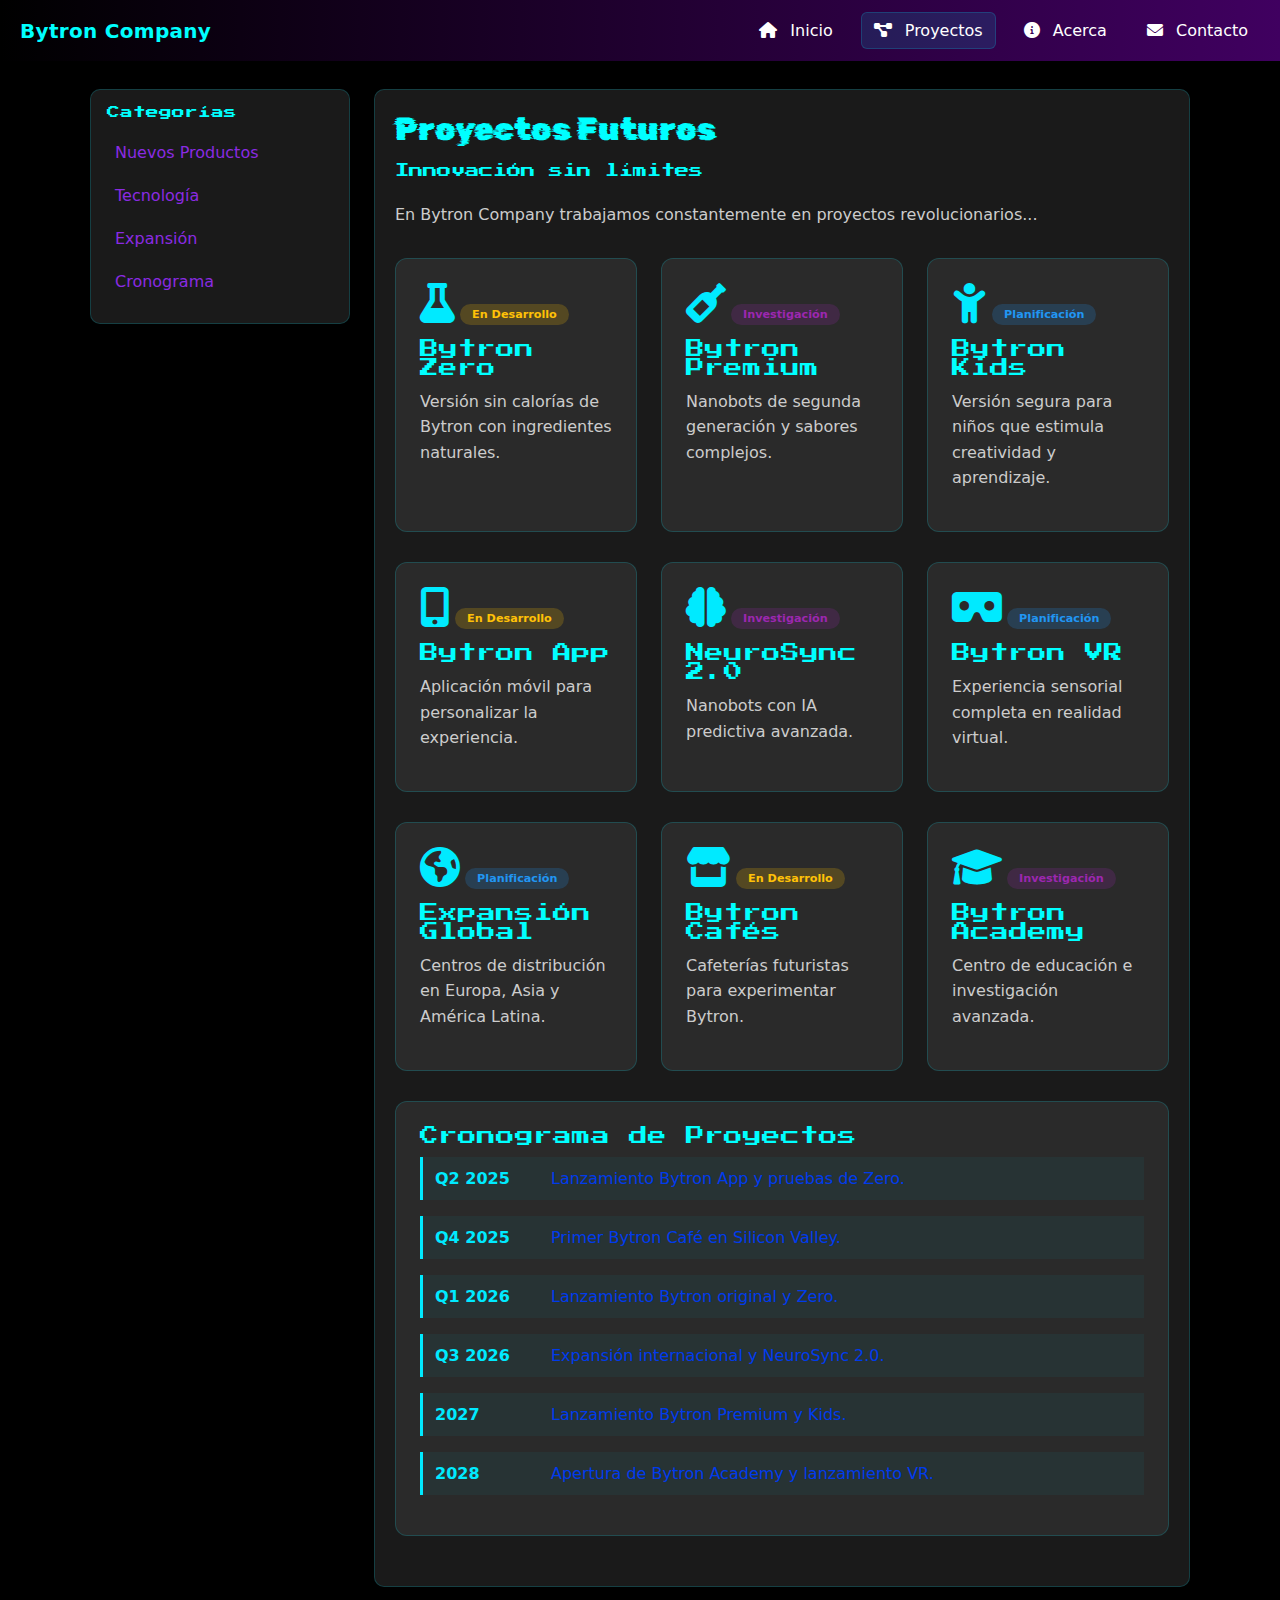
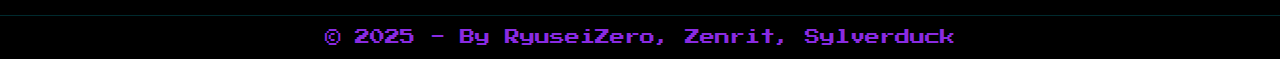
<file: proyectos.html>
<!DOCTYPE html>
<html lang="es">

<head>
    <meta charset="UTF-8">
    <meta name="viewport" content="width=device-width, initial-scale=1.0">
    <title>Proyectos - Bytron Company</title>

    <link rel="preconnect" href="https://fonts.googleapis.com">
    <link rel="preconnect" href="https://fonts.gstatic.com" crossorigin>
    <link href="https://fonts.googleapis.com/css2?family=Rubik+Glitch&display=swap" rel="stylesheet">
    <link href="https://fonts.googleapis.com/css2?family=Press+Start+2P&display=swap" rel="stylesheet">
    <link rel="stylesheet" href="https://cdnjs.cloudflare.com/ajax/libs/font-awesome/6.0.0/css/all.min.css">

    <link rel="stylesheet" href="./css/styles.css">
</head>

<body>

    <div class="page">

        <header>
            <div class="nav-row">
                <div class="brand">Bytron Company</div>
                <nav>
                    <ul>
                        <li><a href="index.html"><i class="fas fa-home"></i> Inicio</a></li>
                        <li><a class="cta" href="proyectos.html"><i class="fas fa-project-diagram"></i> Proyectos</a></li>
                        <li><a href="acerca-de.html"><i class="fas fa-info-circle"></i> Acerca</a></li>
                        <li><a href="contacto.html"><i class="fas fa-envelope"></i> Contacto</a></li>
                    </ul>
                </nav>
            </div>
        </header>

        <main>

            <div class="container">

                <aside class="sidebar">
                    <h3 class="press-start-2p-regular">Categorías</h3>
                    <ul class="sidebar-nav">
                        <li><a href="#productos">Nuevos Productos</a></li>
                        <li><a href="#tecnologia">Tecnología</a></li>
                        <li><a href="#expansion">Expansión</a></li>
                        <li><a href="#timeline">Cronograma</a></li>
                    </ul>
                </aside>

                <section class="content">

                    <h1 class="glitch">Proyectos Futuros</h1>
                    <h2 class="press-start-2p-regular">Innovación sin límites</h2>

                    <p>En Bytron Company trabajamos constantemente en proyectos revolucionarios...</p>

                    <!-- Productos -->
                    <div id="productos" class="projects-grid">

                        <div class="project-card">
                            <i class="fas fa-flask project-icon"></i>
                            <span class="project-status status-development">En Desarrollo</span>
                            <h3 class="press-start-2p-regular">Bytron Zero</h3>
                            <p>Versión sin calorías de Bytron con ingredientes naturales.</p>
                        </div>

                        <div class="project-card">
                            <i class="fas fa-wine-bottle project-icon"></i>
                            <span class="project-status status-research">Investigación</span>
                            <h3 class="press-start-2p-regular">Bytron Premium</h3>
                            <p>Nanobots de segunda generación y sabores complejos.</p>
                        </div>

                        <div class="project-card">
                            <i class="fas fa-child project-icon"></i>
                            <span class="project-status status-planning">Planificación</span>
                            <h3 class="press-start-2p-regular">Bytron Kids</h3>
                            <p>Versión segura para niños que estimula creatividad y aprendizaje.</p>
                        </div>

                    </div>

                    <!-- Tecnología -->
                    <div id="tecnologia" class="projects-grid">

                        <div class="project-card">
                            <i class="fas fa-mobile-alt project-icon"></i>
                            <span class="project-status status-development">En Desarrollo</span>
                            <h3 class="press-start-2p-regular">Bytron App</h3>
                            <p>Aplicación móvil para personalizar la experiencia.</p>
                        </div>

                        <div class="project-card">
                            <i class="fas fa-brain project-icon"></i>
                            <span class="project-status status-research">Investigación</span>
                            <h3 class="press-start-2p-regular">NeuroSync 2.0</h3>
                            <p>Nanobots con IA predictiva avanzada.</p>
                        </div>

                        <div class="project-card">
                            <i class="fas fa-vr-cardboard project-icon"></i>
                            <span class="project-status status-planning">Planificación</span>
                            <h3 class="press-start-2p-regular">Bytron VR</h3>
                            <p>Experiencia sensorial completa en realidad virtual.</p>
                        </div>

                    </div>

                    <!-- Expansión -->
                    <div id="expansion" class="projects-grid">

                        <div class="project-card">
                            <i class="fas fa-globe-americas project-icon"></i>
                            <span class="project-status status-planning">Planificación</span>
                            <h3 class="press-start-2p-regular">Expansión Global</h3>
                            <p>Centros de distribución en Europa, Asia y América Latina.</p>
                        </div>

                        <div class="project-card">
                            <i class="fas fa-store project-icon"></i>
                            <span class="project-status status-development">En Desarrollo</span>
                            <h3 class="press-start-2p-regular">Bytron Cafés</h3>
                            <p>Cafeterías futuristas para experimentar Bytron.</p>
                        </div>

                        <div class="project-card">
                            <i class="fas fa-graduation-cap project-icon"></i>
                            <span class="project-status status-research">Investigación</span>
                            <h3 class="press-start-2p-regular">Bytron Academy</h3>
                            <p>Centro de educación e investigación avanzada.</p>
                        </div>

                    </div>

                    <!-- Timeline -->
                    <div id="timeline" class="timeline">

                        <h3 class="press-start-2p-regular">Cronograma de Proyectos</h3>

                        <div class="timeline-item">
                            <div class="timeline-date">Q2 2025</div>
                            <div class="timeline-content">Lanzamiento Bytron App y pruebas de Zero.</div>
                        </div>

                        <div class="timeline-item">
                            <div class="timeline-date">Q4 2025</div>
                            <div class="timeline-content">Primer Bytron Café en Silicon Valley.</div>
                        </div>

                        <div class="timeline-item">
                            <div class="timeline-date">Q1 2026</div>
                            <div class="timeline-content">Lanzamiento Bytron original y Zero.</div>
                        </div>

                        <div class="timeline-item">
                            <div class="timeline-date">Q3 2026</div>
                            <div class="timeline-content">Expansión internacional y NeuroSync 2.0.</div>
                        </div>

                        <div class="timeline-item">
                            <div class="timeline-date">2027</div>
                            <div class="timeline-content">Lanzamiento Bytron Premium y Kids.</div>
                        </div>

                        <div class="timeline-item">
                            <div class="timeline-date">2028</div>
                            <div class="timeline-content">Apertura de Bytron Academy y lanzamiento VR.</div>
                        </div>

                    </div>

                </section>

            </div>

        </main>

        <footer>
            <p class="press-start-2p-regular">© 2025 - By RyuseiZero, Zenrit, Sylverduck</p>
        </footer>

    </div>

</body>

</html>
</file>
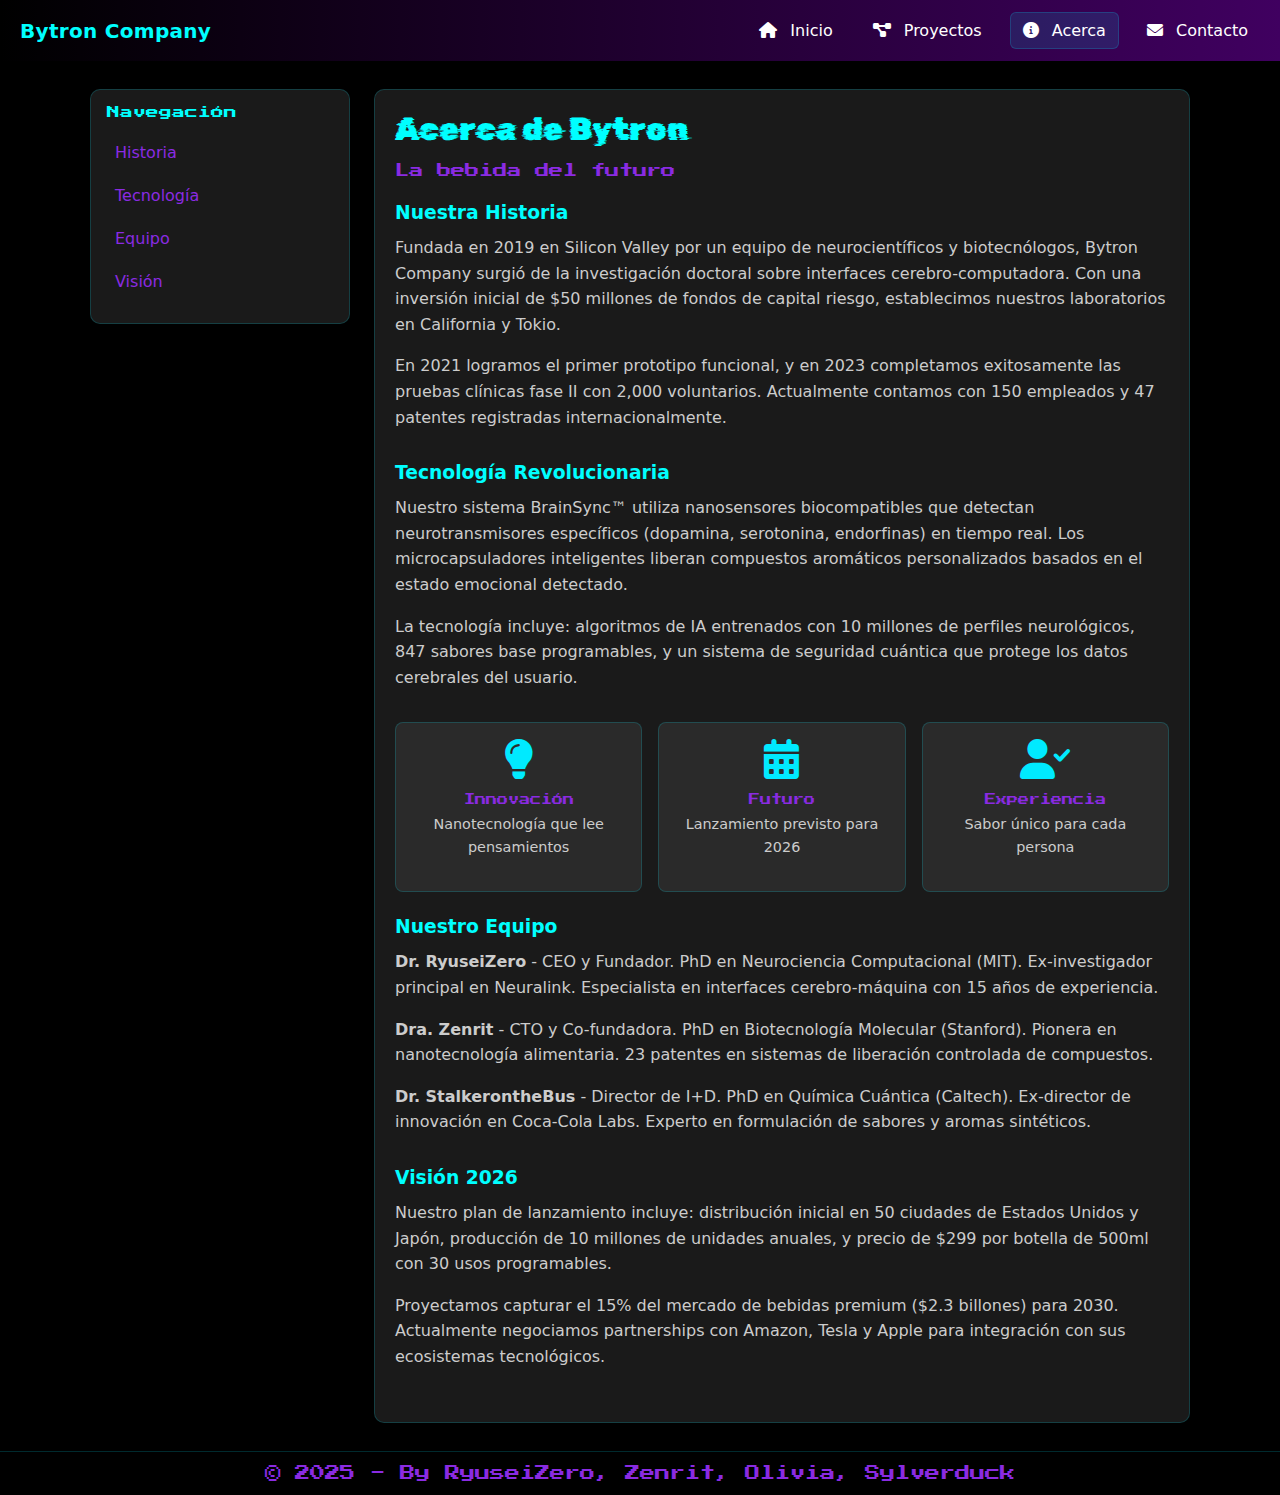
<file: Nueva carpeta/acerca-de.html>
<!DOCTYPE html>
<html lang="es">

<head>
    <link rel="preconnect" href="https://fonts.googleapis.com">
    <link rel="preconnect" href="https://fonts.gstatic.com" crossorigin>
    <link href="https://fonts.googleapis.com/css2?family=Rubik+Glitch&display=swap" rel="stylesheet">
    <link rel="preconnect" href="https://fonts.googleapis.com">
    <link rel="preconnect" href="https://fonts.gstatic.com" crossorigin>
    <link href="https://fonts.googleapis.com/css2?family=Press+Start+2P&display=swap" rel="stylesheet">
    <link rel="stylesheet" href="https://cdnjs.cloudflare.com/ajax/libs/font-awesome/6.0.0/css/all.min.css">
    <meta charset="utf-8" />
    <meta name="viewport" content="width=device-width, initial-scale=1" />
    <title>Acerca de Bytron - La bebida del futuro</title>
    <link rel="stylesheet" href="./css/styles.css">
</head>

<body>
    <div class="page">
        <header>
            <div class="nav-row">
                <div class="brand">Bytron Company</div>
                <nav>
                    <ul>
                        <li><a href="index.html"><i class="fas fa-home"></i> Inicio</a></li>
                        <li><a href="proyectos.html"><i class="fas fa-project-diagram"></i> Proyectos</a></li>
                        <li><a class="cta" href="acerca-de.html"><i class="fas fa-info-circle"></i> Acerca</a></li>
                        <li><a href="contacto.html"><i class="fas fa-envelope"></i> Contacto</a></li>
                    </ul>
                </nav>
            </div>
        </header>

        <main>
            <div class="container">
                <aside class="sidebar">
                    <h3 class="press-start-2p-regular">Navegación</h3>
                    <ul class="sidebar-nav">
                        <li><a href="#historia">Historia</a></li>
                        <li><a href="#tecnologia">Tecnología</a></li>
                        <li><a href="#equipo">Equipo</a></li>
                        <li><a href="#vision">Visión</a></li>
                    </ul>
                </aside>

                <section class="content">
                    <h1 class="glitch">Acerca de Bytron</h1>
                    <h2 class="press-start-2p-regular">La bebida del futuro</h2>

                    <div id="historia" class="section-block">
                        <h3>Nuestra Historia</h3>
                        <p>Fundada en 2019 en Silicon Valley por un equipo de neurocientíficos y biotecnólogos, Bytron Company surgió de la investigación doctoral sobre interfaces cerebro-computadora. Con una inversión inicial de $50 millones de fondos de capital riesgo, establecimos nuestros laboratorios en California y Tokio.</p>
                        <p>En 2021 logramos el primer prototipo funcional, y en 2023 completamos exitosamente las pruebas clínicas fase II con 2,000 voluntarios. Actualmente contamos con 150 empleados y 47 patentes registradas internacionalmente.</p>
                    </div>

                    <div id="tecnologia" class="section-block">
                        <h3>Tecnología Revolucionaria</h3>
                        <p>Nuestro sistema BrainSync™ utiliza nanosensores biocompatibles que detectan neurotransmisores específicos (dopamina, serotonina, endorfinas) en tiempo real. Los microcapsuladores inteligentes liberan compuestos aromáticos personalizados basados en el estado emocional detectado.</p>
                        <p>La tecnología incluye: algoritmos de IA entrenados con 10 millones de perfiles neurológicos, 847 sabores base programables, y un sistema de seguridad cuántica que protege los datos cerebrales del usuario.</p>
                    </div>

                    <div class="cards">
                        <div class="card">
                            <i class="fas fa-lightbulb feature-icon"></i>
                            <h4 class="press-start-2p-regular">Innovación</h4>
                            <p>Nanotecnología que lee pensamientos</p>
                        </div>
                        <div class="card">
                            <i class="fas fa-calendar-alt feature-icon"></i>
                            <h4 class="press-start-2p-regular">Futuro</h4>
                            <p>Lanzamiento previsto para 2026</p>
                        </div>
                        <div class="card">
                            <i class="fas fa-user-check feature-icon"></i>
                            <h4 class="press-start-2p-regular">Experiencia</h4>
                            <p>Sabor único para cada persona</p>
                        </div>
                    </div>

                    <div id="equipo" class="section-block">
                        <h3>Nuestro Equipo</h3>
                        <p><strong>Dr. RyuseiZero</strong> - CEO y Fundador. PhD en Neurociencia Computacional (MIT). Ex-investigador principal en Neuralink. Especialista en interfaces cerebro-máquina con 15 años de experiencia.</p>
                        <p><strong>Dra. Zenrit</strong> - CTO y Co-fundadora. PhD en Biotecnología Molecular (Stanford). Pionera en nanotecnología alimentaria. 23 patentes en sistemas de liberación controlada de compuestos.</p>
                        <p><strong>Dr. StalkerontheBus</strong> - Director de I+D. PhD en Química Cuántica (Caltech). Ex-director de innovación en Coca-Cola Labs. Experto en formulación de sabores y aromas sintéticos.</p>
                    </div>

                    <div id="vision" class="section-block">
                        <h3>Visión 2026</h3>
                        <p>Nuestro plan de lanzamiento incluye: distribución inicial en 50 ciudades de Estados Unidos y Japón, producción de 10 millones de unidades anuales, y precio de $299 por botella de 500ml con 30 usos programables.</p>
                        <p>Proyectamos capturar el 15% del mercado de bebidas premium ($2.3 billones) para 2030. Actualmente negociamos partnerships con Amazon, Tesla y Apple para integración con sus ecosistemas tecnológicos.</p>
                    </div>
                </section>
            </div>
        </main>

        <footer>
            <p class="press-start-2p-regular">© 2025 - By RyuseiZero, Zenrit, Olivia, Sylverduck</p>
        </footer>
    </div>
</body>

</html>
</file>
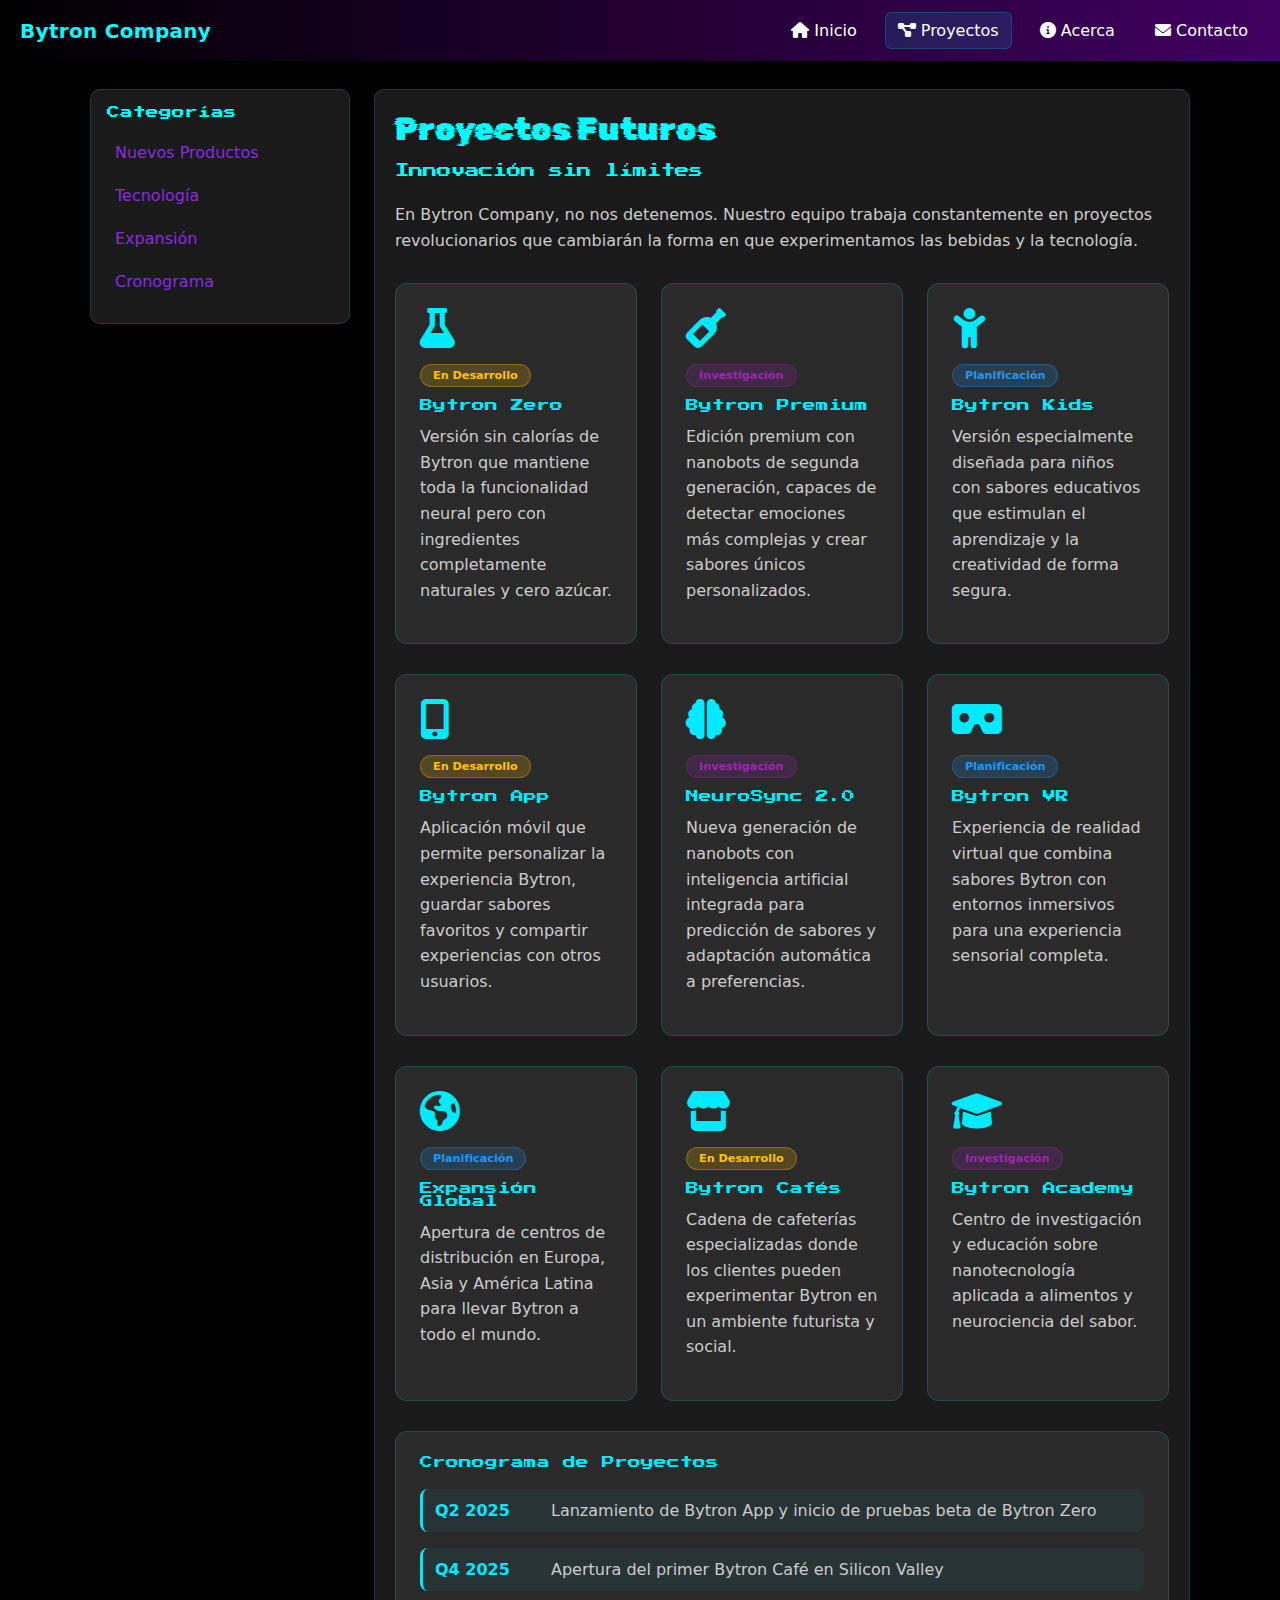
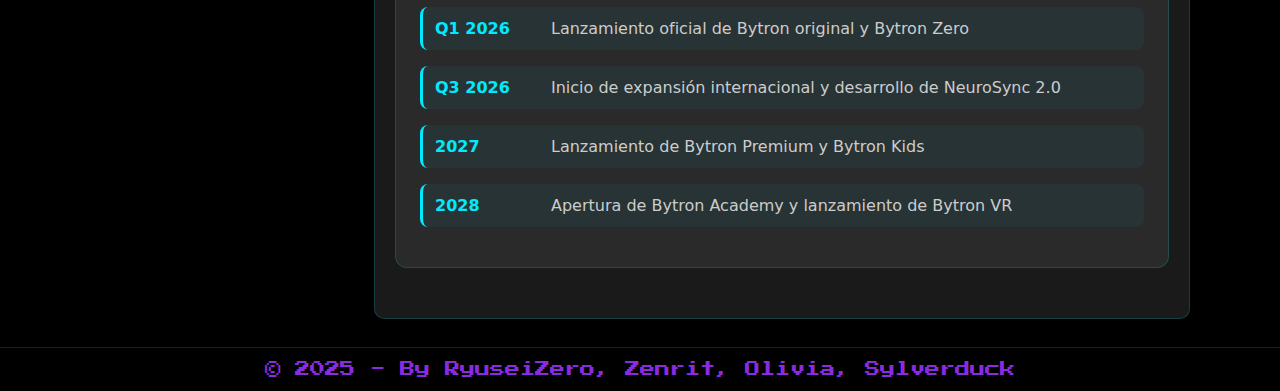
<file: Nueva carpeta/proyectos.html>
<!DOCTYPE html>
<html lang="es">

<head>
    <link rel="preconnect" href="https://fonts.googleapis.com">
    <link rel="preconnect" href="https://fonts.gstatic.com" crossorigin>
    <link href="https://fonts.googleapis.com/css2?family=Rubik+Glitch&display=swap" rel="stylesheet">
    <link rel="preconnect" href="https://fonts.googleapis.com">
    <link rel="preconnect" href="https://fonts.gstatic.com" crossorigin>
    <link href="https://fonts.googleapis.com/css2?family=Press+Start+2P&display=swap" rel="stylesheet">
    <link rel="stylesheet" href="https://cdnjs.cloudflare.com/ajax/libs/font-awesome/6.0.0/css/all.min.css">
    <meta charset="UTF-8">
    <meta name="viewport" content="width=device-width, initial-scale=1.0">
    <title>Proyectos - Bytron Company</title>
    <style>
        /* Reset básico */
        * {
            box-sizing: border-box;
            padding: 0;
            margin: 0;
        }

        .press-start-2p-regular {
            font-family: "Press Start 2P", system-ui;
            font-weight: 400;
            font-style: normal;
            color: blueviolet;
        }

        .glitch {
            font-family: "Rubik Glitch", system-ui;
            font-weight: 100;
            font-style: normal;
            color: cyan;
        }

        html, body {
            height: 100%;
            font-family: Inter, system-ui, Arial, sans-serif;
            color: #003bec;
            background-color: black;
        }

        /* Contenedor principal */
        .page {
            min-height: 100vh;
            display: flex;
            flex-direction: column;
        }

        /* Header */
        header {
            background: linear-gradient(90deg, #000000, #400060);
            color: white;
            padding: 12px 20px;
        }

        .nav-row {
            display: flex;
            align-items: center;
            justify-content: space-between;
            gap: 16px;
        }

        .brand {
            font-weight: 700;
            font-size: 1.25rem;
            letter-spacing: 0.3px;
            color: aqua;
        }

        /* Navegación */
        nav ul {
            list-style: none;
            display: flex;
            gap: 16px;
            align-items: center;
        }

        nav a {
            color: white;
            text-decoration: none;
            padding: 8px 12px;
            border-radius: 6px;
            transition: background .18s, transform .12s;
            display: inline-block;
        }

        nav a:hover {
            background: rgba(255, 255, 255, 0.12);
            transform: translateY(-2px);
        }

        .cta {
            background: rgba(0, 234, 255, 0.12) !important;
            border: 1px solid rgba(0, 234, 255, 0.18) !important;
        }

        /* Main */
        main {
            flex: 1 0 auto;
            padding: 28px 20px;
            background: #000000;
        }

        .container {
            max-width: 1100px;
            margin: 0 auto;
            display: flex;
            gap: 24px;
            align-items: flex-start;
        }

        .sidebar {
            width: 260px;
            background: #1a1a1a;
            padding: 16px;
            border-radius: 10px;
            border: 1px solid rgba(0, 234, 255, 0.18);
            flex-shrink: 0;
            animation: slideInLeft 0.8s ease-out;
            transition: all 0.3s ease;
        }

        .sidebar:hover {
            transform: translateY(-5px);
            box-shadow: 0 10px 30px rgba(0, 234, 255, 0.3);
            border-color: rgba(0, 234, 255, 0.4);
        }

        .sidebar h3 {
            color: cyan;
            margin-bottom: 16px;
            font-size: 0.8rem;
            animation: glow 2s ease-in-out infinite alternate;
        }

        .sidebar-nav {
            list-style: none;
        }

        .sidebar-nav li {
            margin-bottom: 8px;
        }

        .sidebar-nav a {
            color: blueviolet;
            text-decoration: none;
            padding: 8px;
            display: block;
            border-radius: 4px;
            transition: all 0.3s ease;
            position: relative;
            overflow: hidden;
        }

        .sidebar-nav a:hover {
            background: rgba(0, 234, 255, 0.12);
            transform: translateX(5px);
            color: #00eaff;
        }

        .content {
            flex: 1 1 0;
            background: #1a1a1a;
            padding: 20px;
            border-radius: 10px;
            border: 1px solid rgba(0, 234, 255, 0.18);
        }

        .content h1 {
            margin-bottom: 16px;
        }

        .content h2 {
            margin-bottom: 24px;
            font-size: 0.9rem;
            color: cyan;
        }

        .content p {
            color: #ccc;
            line-height: 1.6;
            margin-bottom: 16px;
        }

        /* Proyectos */
        .projects-grid {
            display: grid;
            grid-template-columns: repeat(3, 1fr);
            gap: 24px;
            margin: 30px 0;
        }

        .project-card {
            background: #2a2a2a;
            padding: 24px;
            border-radius: 12px;
            border: 1px solid rgba(0, 234, 255, 0.18);
            transition: all 0.3s ease;
            position: relative;
            overflow: hidden;
        }

        .project-card:hover {
            transform: translateY(-5px);
            box-shadow: 0 15px 40px rgba(0, 234, 255, 0.2);
            border-color: rgba(0, 234, 255, 0.4);
        }

        .project-card::before {
            content: '';
            position: absolute;
            top: 0;
            left: -100%;
            width: 100%;
            height: 100%;
            background: linear-gradient(90deg, transparent, rgba(0, 234, 255, 0.1), transparent);
            transition: left 0.5s;
        }

        .project-card:hover::before {
            left: 100%;
        }

        .project-icon {
            font-size: 2.5rem;
            color: #00eaff;
            margin-bottom: 16px;
            display: block;
        }

        .project-card h3 {
            color: #00eaff;
            margin-bottom: 12px;
            font-size: 0.8rem;
        }

        .project-card p {
            color: #ccc;
            line-height: 1.6;
            margin-bottom: 16px;
        }

        .project-status {
            display: inline-block;
            padding: 4px 12px;
            border-radius: 20px;
            font-size: 0.7rem;
            font-weight: bold;
            margin-bottom: 12px;
        }

        .status-development {
            background: rgba(255, 193, 7, 0.2);
            color: #ffc107;
            border: 1px solid rgba(255, 193, 7, 0.3);
        }

        .status-research {
            background: rgba(156, 39, 176, 0.2);
            color: #9c27b0;
            border: 1px solid rgba(156, 39, 176, 0.3);
        }

        .status-planning {
            background: rgba(33, 150, 243, 0.2);
            color: #2196f3;
            border: 1px solid rgba(33, 150, 243, 0.3);
        }

        .timeline {
            background: #2a2a2a;
            padding: 24px;
            border-radius: 12px;
            border: 1px solid rgba(0, 234, 255, 0.18);
            margin: 30px 0;
        }

        .timeline h3 {
            color: #00eaff;
            margin-bottom: 20px;
            font-size: 0.8rem;
        }

        .timeline-item {
            display: flex;
            align-items: center;
            margin-bottom: 16px;
            padding: 12px;
            background: rgba(0, 234, 255, 0.05);
            border-radius: 8px;
            border-left: 3px solid #00eaff;
        }

        .timeline-date {
            color: #00eaff;
            font-weight: bold;
            min-width: 100px;
            margin-right: 16px;
        }

        .timeline-content {
            color: #ccc;
        }

        /* Footer */
        footer {
            background: #000000;
            padding: 14px 20px;
            text-align: center;
            font-size: 0.95rem;
            color: rgb(238, 0, 0);
            border-top: 1px solid rgba(0, 234, 255, 0.18);
        }

        /* Animaciones */
        @keyframes slideInLeft {
            from {
                transform: translateX(-100%);
                opacity: 0;
            }
            to {
                transform: translateX(0);
                opacity: 1;
            }
        }

        @keyframes glow {
            from {
                text-shadow: 0 0 5px cyan, 0 0 10px cyan;
            }
            to {
                text-shadow: 0 0 10px cyan, 0 0 20px cyan, 0 0 30px cyan;
            }
        }

        /* Responsive */
        @media (max-width: 900px) {
            .container {
                flex-direction: column;
            }
            
            .sidebar {
                width: 100%;
            }
            
            nav ul {
                gap: 10px;
            }

            .projects-grid {
                grid-template-columns: 1fr;
            }
        }
    </style>
</head>

<body>
    <div class="page">
        <header>
            <div class="nav-row">
                <div class="brand">Bytron Company</div>
                <nav>
                    <ul>
                        <li><a href="index.html"><i class="fas fa-home"></i> Inicio</a></li>
                        <li><a class="cta" href="proyectos.html"><i class="fas fa-project-diagram"></i> Proyectos</a></li>
                        <li><a href="acerca-de.html"><i class="fas fa-info-circle"></i> Acerca</a></li>
                        <li><a href="contacto.html"><i class="fas fa-envelope"></i> Contacto</a></li>
                    </ul>
                </nav>
            </div>
        </header>

        <main>
            <div class="container">
                <aside class="sidebar">
                    <h3 class="press-start-2p-regular">Categorías</h3>
                    <ul class="sidebar-nav">
                        <li><a href="#productos">Nuevos Productos</a></li>
                        <li><a href="#tecnologia">Tecnología</a></li>
                        <li><a href="#expansion">Expansión</a></li>
                        <li><a href="#timeline">Cronograma</a></li>
                    </ul>
                </aside>

                <section class="content">
                    <h1 class="glitch">Proyectos Futuros</h1>
                    <h2 class="press-start-2p-regular">Innovación sin límites</h2>
                    <p>En Bytron Company, no nos detenemos. Nuestro equipo trabaja constantemente en proyectos revolucionarios que cambiarán la forma en que experimentamos las bebidas y la tecnología.</p>

                    <div id="productos" class="projects-grid">
                        <div class="project-card">
                            <i class="fas fa-flask project-icon"></i>
                            <span class="project-status status-development">En Desarrollo</span>
                            <h3 class="press-start-2p-regular">Bytron Zero</h3>
                            <p>Versión sin calorías de Bytron que mantiene toda la funcionalidad neural pero con ingredientes completamente naturales y cero azúcar.</p>
                        </div>

                        <div class="project-card">
                            <i class="fas fa-wine-bottle project-icon"></i>
                            <span class="project-status status-research">Investigación</span>
                            <h3 class="press-start-2p-regular">Bytron Premium</h3>
                            <p>Edición premium con nanobots de segunda generación, capaces de detectar emociones más complejas y crear sabores únicos personalizados.</p>
                        </div>

                        <div class="project-card">
                            <i class="fas fa-child project-icon"></i>
                            <span class="project-status status-planning">Planificación</span>
                            <h3 class="press-start-2p-regular">Bytron Kids</h3>
                            <p>Versión especialmente diseñada para niños con sabores educativos que estimulan el aprendizaje y la creatividad de forma segura.</p>
                        </div>
                    </div>

                    <div id="tecnologia" class="projects-grid">
                        <div class="project-card">
                            <i class="fas fa-mobile-alt project-icon"></i>
                            <span class="project-status status-development">En Desarrollo</span>
                            <h3 class="press-start-2p-regular">Bytron App</h3>
                            <p>Aplicación móvil que permite personalizar la experiencia Bytron, guardar sabores favoritos y compartir experiencias con otros usuarios.</p>
                        </div>

                        <div class="project-card">
                            <i class="fas fa-brain project-icon"></i>
                            <span class="project-status status-research">Investigación</span>
                            <h3 class="press-start-2p-regular">NeuroSync 2.0</h3>
                            <p>Nueva generación de nanobots con inteligencia artificial integrada para predicción de sabores y adaptación automática a preferencias.</p>
                        </div>

                        <div class="project-card">
                            <i class="fas fa-vr-cardboard project-icon"></i>
                            <span class="project-status status-planning">Planificación</span>
                            <h3 class="press-start-2p-regular">Bytron VR</h3>
                            <p>Experiencia de realidad virtual que combina sabores Bytron con entornos inmersivos para una experiencia sensorial completa.</p>
                        </div>
                    </div>

                    <div id="expansion" class="projects-grid">
                        <div class="project-card">
                            <i class="fas fa-globe-americas project-icon"></i>
                            <span class="project-status status-planning">Planificación</span>
                            <h3 class="press-start-2p-regular">Expansión Global</h3>
                            <p>Apertura de centros de distribución en Europa, Asia y América Latina para llevar Bytron a todo el mundo.</p>
                        </div>

                        <div class="project-card">
                            <i class="fas fa-store project-icon"></i>
                            <span class="project-status status-development">En Desarrollo</span>
                            <h3 class="press-start-2p-regular">Bytron Cafés</h3>
                            <p>Cadena de cafeterías especializadas donde los clientes pueden experimentar Bytron en un ambiente futurista y social.</p>
                        </div>

                        <div class="project-card">
                            <i class="fas fa-graduation-cap project-icon"></i>
                            <span class="project-status status-research">Investigación</span>
                            <h3 class="press-start-2p-regular">Bytron Academy</h3>
                            <p>Centro de investigación y educación sobre nanotecnología aplicada a alimentos y neurociencia del sabor.</p>
                        </div>
                    </div>

                    <div id="timeline" class="timeline">
                        <h3 class="press-start-2p-regular">Cronograma de Proyectos</h3>
                        <div class="timeline-item">
                            <div class="timeline-date">Q2 2025</div>
                            <div class="timeline-content">Lanzamiento de Bytron App y inicio de pruebas beta de Bytron Zero</div>
                        </div>
                        <div class="timeline-item">
                            <div class="timeline-date">Q4 2025</div>
                            <div class="timeline-content">Apertura del primer Bytron Café en Silicon Valley</div>
                        </div>
                        <div class="timeline-item">
                            <div class="timeline-date">Q1 2026</div>
                            <div class="timeline-content">Lanzamiento oficial de Bytron original y Bytron Zero</div>
                        </div>
                        <div class="timeline-item">
                            <div class="timeline-date">Q3 2026</div>
                            <div class="timeline-content">Inicio de expansión internacional y desarrollo de NeuroSync 2.0</div>
                        </div>
                        <div class="timeline-item">
                            <div class="timeline-date">2027</div>
                            <div class="timeline-content">Lanzamiento de Bytron Premium y Bytron Kids</div>
                        </div>
                        <div class="timeline-item">
                            <div class="timeline-date">2028</div>
                            <div class="timeline-content">Apertura de Bytron Academy y lanzamiento de Bytron VR</div>
                        </div>
                    </div>
                </section>
            </div>
        </main>

        <footer>
            <p class="press-start-2p-regular">© 2025 - By RyuseiZero, Zenrit, Olivia, Sylverduck</p>
        </footer>
    </div>
</body>

</html>
</file>
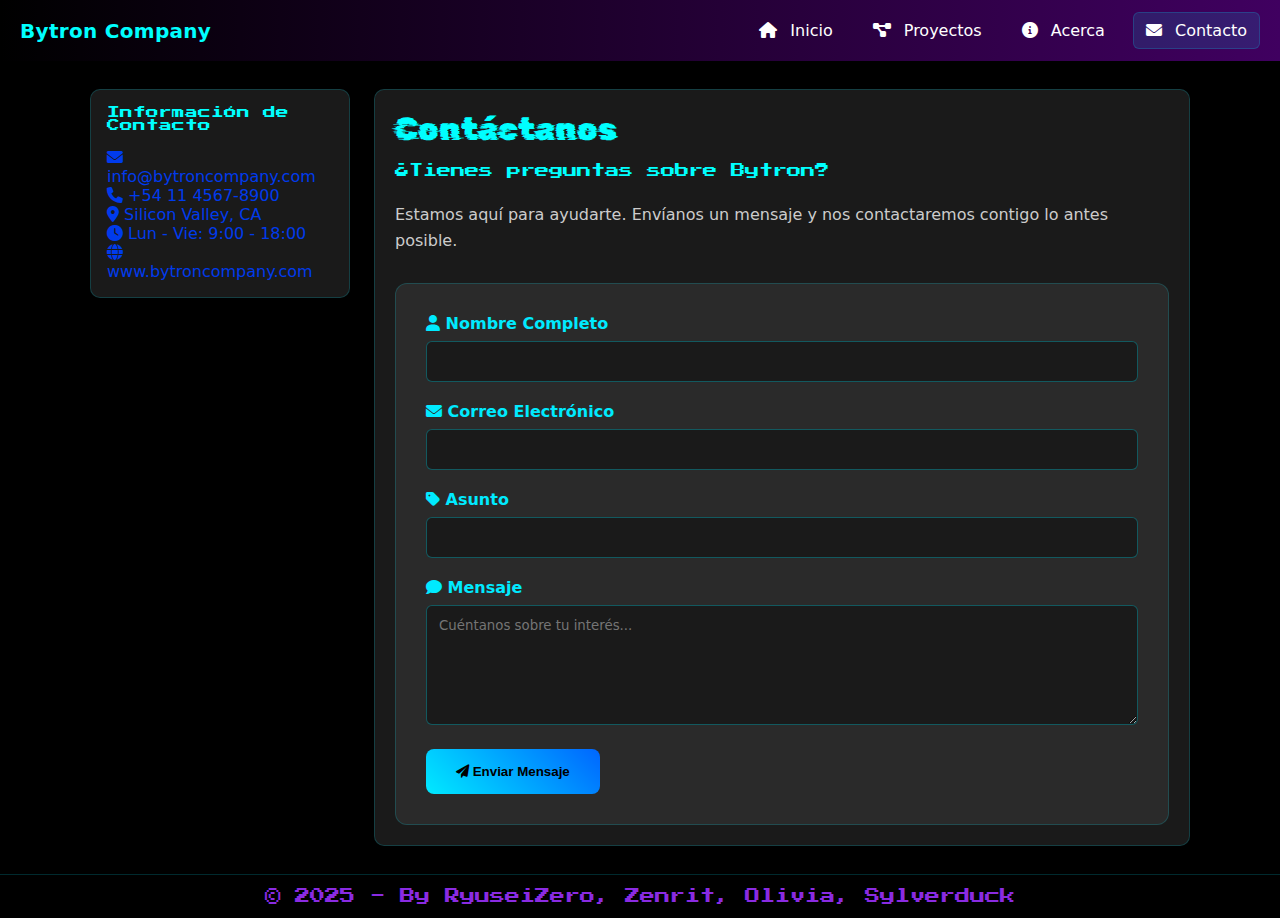
<file: Proyecto-Bytron-main/contacto.html>
<!DOCTYPE html>
<html lang="es">

<head>
    <meta charset="UTF-8">
    <meta name="viewport" content="width=device-width, initial-scale=1.0">
    <title>Contacto - Bytron Company</title>

    <link rel="preconnect" href="https://fonts.googleapis.com">
    <link rel="preconnect" href="https://fonts.gstatic.com" crossorigin>
    <link href="https://fonts.googleapis.com/css2?family=Rubik+Glitch&display=swap" rel="stylesheet">
    <link href="https://fonts.googleapis.com/css2?family=Press+Start+2P&display=swap" rel="stylesheet">
    <link rel="stylesheet" href="https://cdnjs.cloudflare.com/ajax/libs/font-awesome/6.0.0/css/all.min.css">

    <link rel="stylesheet" href="./css/styles.css">
</head>

<body>

    <div class="page">

        <header>
            <div class="nav-row">
                <div class="brand">Bytron Company</div>
                <nav>
                    <ul>
                        <li><a href="index.html"><i class="fas fa-home"></i> Inicio</a></li>
                        <li><a href="proyectos.html"><i class="fas fa-project-diagram"></i> Proyectos</a></li>
                        <li><a href="acerca-de.html"><i class="fas fa-info-circle"></i> Acerca</a></li>
                        <li><a class="cta" href="contacto.html"><i class="fas fa-envelope"></i> Contacto</a></li>
                    </ul>
                </nav>
            </div>
        </header>

        <main>

            <div class="container">

                <aside class="sidebar">
                    <h3 class="press-start-2p-regular">Información de Contacto</h3>
                    <div class="contact-info">
                        <p><i class="fas fa-envelope"></i> info@bytroncompany.com</p>
                        <p><i class="fas fa-phone"></i> +54 11 4567-8900</p>
                        <p><i class="fas fa-map-marker-alt"></i> Silicon Valley, CA</p>
                        <p><i class="fas fa-clock"></i> Lun - Vie: 9:00 - 18:00</p>
                        <p><i class="fas fa-globe"></i> www.bytroncompany.com</p>
                    </div>
                </aside>

                <section class="content">
                    <h1 class="glitch">Contáctanos</h1>
                    <h2 class="press-start-2p-regular">¿Tienes preguntas sobre Bytron?</h2>

                    <p style="color: #ccc; margin-bottom: 30px;">Estamos aquí para ayudarte. Envíanos un mensaje y nos contactaremos contigo lo antes posible.</p>

                    <div class="contact-form">
                        <form action="https://formspree.io/f/mpwrblby" method="POST">

                            <div class="form-group">
                                <label><i class="fas fa-user"></i> Nombre Completo</label>
                                <input type="text" name="nombre" required>
                            </div>

                            <div class="form-group">
                                <label><i class="fas fa-envelope"></i> Correo Electrónico</label>
                                <input type="email" name="email" required>
                            </div>

                            <div class="form-group">
                                <label><i class="fas fa-tag"></i> Asunto</label>
                                <input type="text" name="asunto" required>
                            </div>

                            <div class="form-group">
                                <label><i class="fas fa-comment"></i> Mensaje</label>
                                <textarea name="mensaje" placeholder="Cuéntanos sobre tu interés..." required></textarea>
                            </div>

                            <button type="submit" class="submit-btn">
                                <i class="fas fa-paper-plane"></i> Enviar Mensaje
                            </button>

                        </form>
                    </div>

                </section>

            </div>

        </main>

        <footer>
            <p class="press-start-2p-regular">© 2025 - By RyuseiZero, Zenrit, Olivia, Sylverduck</p>
        </footer>

    </div>

</body>

</html>
</file>
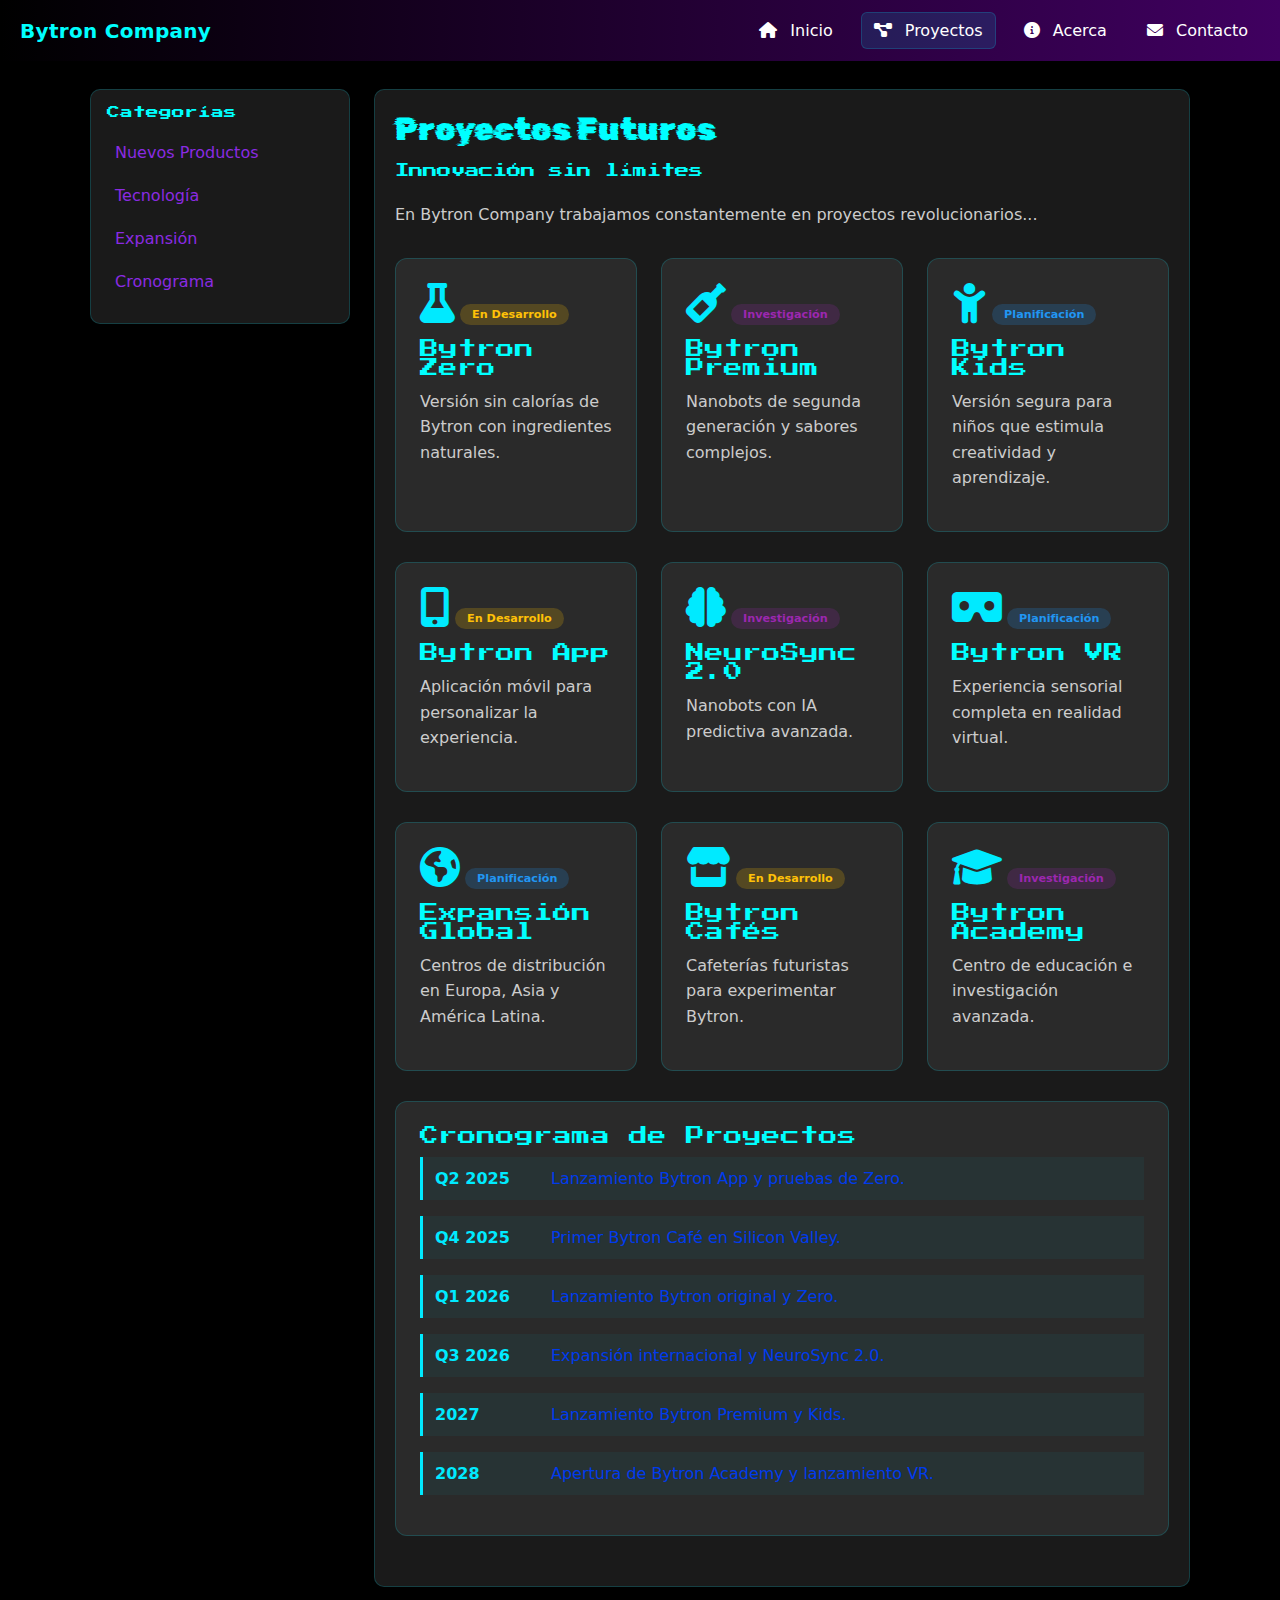
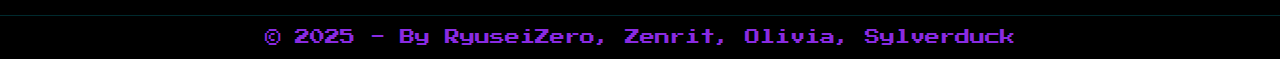
<file: Proyecto-Bytron-main/proyectos.html>
<!DOCTYPE html>
<html lang="es">

<head>
    <meta charset="UTF-8">
    <meta name="viewport" content="width=device-width, initial-scale=1.0">
    <title>Proyectos - Bytron Company</title>

    <link rel="preconnect" href="https://fonts.googleapis.com">
    <link rel="preconnect" href="https://fonts.gstatic.com" crossorigin>
    <link href="https://fonts.googleapis.com/css2?family=Rubik+Glitch&display=swap" rel="stylesheet">
    <link href="https://fonts.googleapis.com/css2?family=Press+Start+2P&display=swap" rel="stylesheet">
    <link rel="stylesheet" href="https://cdnjs.cloudflare.com/ajax/libs/font-awesome/6.0.0/css/all.min.css">

    <link rel="stylesheet" href="./css/styles.css">
</head>

<body>

    <div class="page">

        <header>
            <div class="nav-row">
                <div class="brand">Bytron Company</div>
                <nav>
                    <ul>
                        <li><a href="index.html"><i class="fas fa-home"></i> Inicio</a></li>
                        <li><a class="cta" href="proyectos.html"><i class="fas fa-project-diagram"></i> Proyectos</a></li>
                        <li><a href="acerca-de.html"><i class="fas fa-info-circle"></i> Acerca</a></li>
                        <li><a href="contacto.html"><i class="fas fa-envelope"></i> Contacto</a></li>
                    </ul>
                </nav>
            </div>
        </header>

        <main>

            <div class="container">

                <aside class="sidebar">
                    <h3 class="press-start-2p-regular">Categorías</h3>
                    <ul class="sidebar-nav">
                        <li><a href="#productos">Nuevos Productos</a></li>
                        <li><a href="#tecnologia">Tecnología</a></li>
                        <li><a href="#expansion">Expansión</a></li>
                        <li><a href="#timeline">Cronograma</a></li>
                    </ul>
                </aside>

                <section class="content">

                    <h1 class="glitch">Proyectos Futuros</h1>
                    <h2 class="press-start-2p-regular">Innovación sin límites</h2>

                    <p>En Bytron Company trabajamos constantemente en proyectos revolucionarios...</p>

                    <!-- Productos -->
                    <div id="productos" class="projects-grid">

                        <div class="project-card">
                            <i class="fas fa-flask project-icon"></i>
                            <span class="project-status status-development">En Desarrollo</span>
                            <h3 class="press-start-2p-regular">Bytron Zero</h3>
                            <p>Versión sin calorías de Bytron con ingredientes naturales.</p>
                        </div>

                        <div class="project-card">
                            <i class="fas fa-wine-bottle project-icon"></i>
                            <span class="project-status status-research">Investigación</span>
                            <h3 class="press-start-2p-regular">Bytron Premium</h3>
                            <p>Nanobots de segunda generación y sabores complejos.</p>
                        </div>

                        <div class="project-card">
                            <i class="fas fa-child project-icon"></i>
                            <span class="project-status status-planning">Planificación</span>
                            <h3 class="press-start-2p-regular">Bytron Kids</h3>
                            <p>Versión segura para niños que estimula creatividad y aprendizaje.</p>
                        </div>

                    </div>

                    <!-- Tecnología -->
                    <div id="tecnologia" class="projects-grid">

                        <div class="project-card">
                            <i class="fas fa-mobile-alt project-icon"></i>
                            <span class="project-status status-development">En Desarrollo</span>
                            <h3 class="press-start-2p-regular">Bytron App</h3>
                            <p>Aplicación móvil para personalizar la experiencia.</p>
                        </div>

                        <div class="project-card">
                            <i class="fas fa-brain project-icon"></i>
                            <span class="project-status status-research">Investigación</span>
                            <h3 class="press-start-2p-regular">NeuroSync 2.0</h3>
                            <p>Nanobots con IA predictiva avanzada.</p>
                        </div>

                        <div class="project-card">
                            <i class="fas fa-vr-cardboard project-icon"></i>
                            <span class="project-status status-planning">Planificación</span>
                            <h3 class="press-start-2p-regular">Bytron VR</h3>
                            <p>Experiencia sensorial completa en realidad virtual.</p>
                        </div>

                    </div>

                    <!-- Expansión -->
                    <div id="expansion" class="projects-grid">

                        <div class="project-card">
                            <i class="fas fa-globe-americas project-icon"></i>
                            <span class="project-status status-planning">Planificación</span>
                            <h3 class="press-start-2p-regular">Expansión Global</h3>
                            <p>Centros de distribución en Europa, Asia y América Latina.</p>
                        </div>

                        <div class="project-card">
                            <i class="fas fa-store project-icon"></i>
                            <span class="project-status status-development">En Desarrollo</span>
                            <h3 class="press-start-2p-regular">Bytron Cafés</h3>
                            <p>Cafeterías futuristas para experimentar Bytron.</p>
                        </div>

                        <div class="project-card">
                            <i class="fas fa-graduation-cap project-icon"></i>
                            <span class="project-status status-research">Investigación</span>
                            <h3 class="press-start-2p-regular">Bytron Academy</h3>
                            <p>Centro de educación e investigación avanzada.</p>
                        </div>

                    </div>

                    <!-- Timeline -->
                    <div id="timeline" class="timeline">

                        <h3 class="press-start-2p-regular">Cronograma de Proyectos</h3>

                        <div class="timeline-item">
                            <div class="timeline-date">Q2 2025</div>
                            <div class="timeline-content">Lanzamiento Bytron App y pruebas de Zero.</div>
                        </div>

                        <div class="timeline-item">
                            <div class="timeline-date">Q4 2025</div>
                            <div class="timeline-content">Primer Bytron Café en Silicon Valley.</div>
                        </div>

                        <div class="timeline-item">
                            <div class="timeline-date">Q1 2026</div>
                            <div class="timeline-content">Lanzamiento Bytron original y Zero.</div>
                        </div>

                        <div class="timeline-item">
                            <div class="timeline-date">Q3 2026</div>
                            <div class="timeline-content">Expansión internacional y NeuroSync 2.0.</div>
                        </div>

                        <div class="timeline-item">
                            <div class="timeline-date">2027</div>
                            <div class="timeline-content">Lanzamiento Bytron Premium y Kids.</div>
                        </div>

                        <div class="timeline-item">
                            <div class="timeline-date">2028</div>
                            <div class="timeline-content">Apertura de Bytron Academy y lanzamiento VR.</div>
                        </div>

                    </div>

                </section>

            </div>

        </main>

        <footer>
            <p class="press-start-2p-regular">© 2025 - By RyuseiZero, Zenrit, Olivia, Sylverduck</p>
        </footer>

    </div>

</body>

</html>
</file>
<file: CSS/styles.css>
*{
    padding: 0px;
    margin: 0px;
}
.press-start-2p-regular {
  font-family: "Press Start 2P", system-ui;
  font-weight: 400;
  font-style: normal;
  color: blueviolet;
}
.nav-list{
  list-style: none;
  text-decoration: none;
}
.glitch {
  font-family: "Rubik Glitch", system-ui;
  font-weight: 100;
  font-style: normal;
  color: cyan;
}
.body{
  color: #003bec;
  background-color: black;
}
</file>
<file: Bytron-RyuseiZero/styles.css>
*{
    padding: 0px;
    margin: 0px;
}
</file>
<file: Nueva carpeta/css/styles.css>
* {
    box-sizing: border-box;
    padding: 0;
    margin: 0;
}

.press-start-2p-regular {
    font-family: "Press Start 2P", system-ui;
    font-weight: 400;
    font-style: normal;
    color: blueviolet;
}

.nav-list {
    list-style: none;
    text-decoration: none;
}

.url {
    color: rgb(177, 0, 0);
    background: rgba(0, 130, 149, 0.12);
    border: 1px solid rgba(0, 234, 255, 0.18);
}

.glitch {
    font-family: "Rubik Glitch", system-ui;
    font-weight: 100;
    font-style: normal;
    color: cyan;
}

html,
body {
    height: 100%;
    font-family: Inter, system-ui, Arial, sans-serif;
    color: #003bec;
    background-color: black;
}

/* Contenedor principal: usa flexbox en columna */
.pagina, .page {
    min-height: 100vh;
    display: flex;
    flex-direction: column;
}

/* Header con barra de navegación */
header {
    background: linear-gradient(90deg, #000000, #400060);
    color: white;
    padding: 12px 20px;
}

.nav-row {
    display: flex;
    align-items: center;
    justify-content: space-between;
    gap: 16px;
}

.brand {
    font-weight: 700;
    font-size: 1.25rem;
    letter-spacing: 0.3px;
    color: aqua;
}

/* Barra de navegación - lista horizontal */
nav ul {
    list-style: none;
    display: flex;
    gap: 16px;
    align-items: center;
}

nav a {
    color: white;
    text-decoration: none;
    padding: 8px 12px;
    border-radius: 6px;
    transition: background .18s, transform .12s;
    display: inline-block;
}

nav a:hover {
    background: rgba(255, 255, 255, 0.12);
    transform: translateY(-2px);
}

.cta {
    background: rgba(0, 234, 255, 0.12) !important;
    border: 1px solid rgba(0, 234, 255, 0.18) !important;
}

/* Main: contenido con sidebar y área principal usando flexbox */
main {
    flex: 1 0 auto;
    padding: 28px 20px;
    background: #000000;
}

.container {
    max-width: 1100px;
    margin: 0 auto;
    display: flex;
    gap: 24px;
    align-items: flex-start;
}

.sidebar {
    width: 260px;
    background: #1a1a1a;
    padding: 16px;
    border-radius: 10px;
    border: 1px solid rgba(0, 234, 255, 0.18);
    flex-shrink: 0;
    animation: slideInLeft 0.8s ease-out;
    transition: all 0.3s ease;
}

.sidebar:hover {
    transform: translateY(-5px);
    box-shadow: 0 10px 30px rgba(0, 234, 255, 0.3);
    border-color: rgba(0, 234, 255, 0.4);
}

@keyframes slideInLeft {
    from {
        transform: translateX(-100%);
        opacity: 0;
    }
    to {
        transform: translateX(0);
        opacity: 1;
    }
}

.sidebar h3 {
    color: cyan;
    margin-bottom: 16px;
    font-size: 0.8rem;
    animation: glow 2s ease-in-out infinite alternate;
}

@keyframes glow {
    from {
        text-shadow: 0 0 5px cyan, 0 0 10px cyan;
    }
    to {
        text-shadow: 0 0 10px cyan, 0 0 20px cyan, 0 0 30px cyan;
    }
}

.sidebar-nav {
    list-style: none;
}

.sidebar-nav li {
    margin-bottom: 8px;
}

.sidebar-nav a {
    color: blueviolet;
    text-decoration: none;
    padding: 8px;
    display: block;
    border-radius: 4px;
    transition: all 0.3s ease;
    position: relative;
    overflow: hidden;
}

.sidebar-nav a::before {
    content: '';
    position: absolute;
    top: 0;
    left: -100%;
    width: 100%;
    height: 100%;
    background: linear-gradient(90deg, transparent, rgba(0, 234, 255, 0.2), transparent);
    transition: left 0.5s;
}

.sidebar-nav a:hover {
    background: rgba(0, 234, 255, 0.12);
    transform: translateX(5px);
    color: #00eaff;
}

.sidebar-nav a:hover::before {
    left: 100%;
}

.content {
    flex: 1 1 0;
    background: #1a1a1a;
    padding: 20px;
    border-radius: 10px;
    border: 1px solid rgba(0, 234, 255, 0.18);
}

.content h1 {
    margin-bottom: 16px;
}

.content h2 {
    margin-bottom: 24px;
    font-size: 0.9rem;
}

.content h3 {
    color: cyan;
    margin-bottom: 12px;
    margin-top: 24px;
}

.hero-banner {
    background: linear-gradient(135deg, #1a1a1a 0%, #2d1b69 50%, #000000 100%);
    padding: 60px 20px;
    display: flex;
    align-items: center;
    justify-content: space-between;
    max-width: 1200px;
    margin: 0 auto;
    border-radius: 15px;
    margin-bottom: 40px;
}

.hero-content {
    flex: 1;
    padding-right: 40px;
}

.hero-content h1 {
    font-size: 3rem;
    margin-bottom: 16px;
}

.hero-content h2 {
    font-size: 1rem;
    margin-bottom: 20px;
}

.hero-description {
    color: #ccc;
    font-size: 1.1rem;
    line-height: 1.6;
}

.hero-image {
    flex: 0 0 300px;
    text-align: center;
}

.hero-image img {
    max-width: 100%;
    height: auto;
    max-height: 400px;
    border-radius: 10px;
}

.content-full {
    background: #1a1a1a;
    padding: 40px;
    border-radius: 15px;
    border: 1px solid rgba(0, 234, 255, 0.18);
}

.intro-section {
    text-align: center;
    margin-bottom: 50px;
}

.intro-section h3 {
    font-size: 2rem;
    margin-bottom: 20px;
}

.intro-section p {
    font-size: 1.1rem;
    max-width: 800px;
    margin: 0 auto;
}

.features-grid {
    display: grid;
    grid-template-columns: repeat(auto-fit, minmax(300px, 1fr));
    gap: 30px;
    margin-bottom: 50px;
}

.feature-card {
    background: #2a2a2a;
    padding: 30px;
    border-radius: 12px;
    border: 1px solid rgba(0, 234, 255, 0.18);
    text-align: center;
    transition: transform 0.3s, box-shadow 0.3s;
}

.feature-card:hover {
    transform: translateY(-5px);
    box-shadow: 0 10px 30px rgba(0, 234, 255, 0.2);
}

.feature-card h4 {
    color: blueviolet;
    margin-bottom: 15px;
    font-size: 0.8rem;
}

.feature-card p {
    color: #ccc;
    line-height: 1.6;
}

.cta-section {
    text-align: center;
    padding: 40px;
    background: linear-gradient(135deg, #2d1b69, #1a1a1a);
    border-radius: 12px;
    border: 1px solid rgba(0, 234, 255, 0.18);
}

.cta-section h3 {
    font-size: 2rem;
    margin-bottom: 20px;
}

.cta-section p {
    font-size: 1.1rem;
    margin-bottom: 30px;
    max-width: 600px;
    margin-left: auto;
    margin-right: auto;
}

.cta-buttons {
    display: flex;
    gap: 20px;
    justify-content: center;
    flex-wrap: wrap;
}

.btn-primary, .btn-secondary {
    padding: 15px 30px;
    border-radius: 8px;
    text-decoration: none;
    font-weight: bold;
    transition: all 0.3s;
    display: inline-block;
}

.btn-primary {
    background: linear-gradient(45deg, #00eaff, #0066ff);
    color: #000;
}

.btn-primary:hover {
    transform: translateY(-2px);
    box-shadow: 0 8px 25px rgba(0, 234, 255, 0.4);
}

.btn-secondary {
    background: transparent;
    color: #00eaff;
    border: 2px solid #00eaff;
}

.btn-secondary:hover {
    background: #00eaff;
    color: #000;
}

.feature-icon {
    font-size: 2.5rem;
    color: #00eaff;
    margin-bottom: 15px;
    display: block;
}

nav a i {
    margin-right: 8px;
}

@media (max-width: 768px) {
    .hero-banner {
        flex-direction: column;
        text-align: center;
        padding: 40px 20px;
    }
    
    .hero-content {
        padding-right: 0;
        margin-bottom: 30px;
    }
    
    .hero-content h1 {
        font-size: 2rem;
    }
    
    .cta-buttons {
        flex-direction: column;
        align-items: center;
    }
    
    nav a i {
        margin-right: 4px;
    }
    
    .feature-icon {
        font-size: 2rem;
    }
}

.content p {
    color: #ccc;
    line-height: 1.6;
    margin-bottom: 16px;
}

.section-block {
    margin-bottom: 32px;
}

.cards {
    display: flex;
    gap: 16px;
    flex-wrap: wrap;
    margin: 24px 0;
}

.card {
    flex: 1 1 240px;
    background: #2a2a2a;
    padding: 16px;
    border-radius: 8px;
    border: 1px solid rgba(0, 234, 255, 0.18);
    text-align: center;
}

.card h4 {
    color: blueviolet;
    margin-bottom: 8px;
    font-size: 0.7rem;
}

.card p {
    color: #ccc;
    font-size: 0.9rem;
}

.containe {
    max-width: 1100px;
    margin: 0 auto;
    display: flex;
    gap: 24px;
    background: #3D3D3D;
}

footer {
    background: #000000;
    padding: 14px 20px;
    text-align: center;
    font-size: 0.95rem;
    color: rgb(238, 0, 0);
    border-top: 1px solid rgba(0, 234, 255, 0.18);
}

/* Estilos para nuevos elementos */
.section-block h4.press-start-2p-regular {
    font-size: 0.7rem;
    color: #00eaff;
    margin: 16px 0 12px 0;
}

.section-block ul {
    color: #ccc;
    margin-left: 20px;
    line-height: 1.8;
}

.section-block ul li {
    margin-bottom: 8px;
}

.section-block ul li strong {
    color: #00eaff;
}

/* Estilo para el call-to-action del lanzamiento */
.cta-gradient {
    background: linear-gradient(45deg, #00ff88, #0088ff);
    padding: 20px;
    border-radius: 10px;
    margin: 20px 0;
    text-align: center;
    border: 1px solid rgba(0, 234, 255, 0.3);
    box-shadow: 0 4px 15px rgba(0, 234, 255, 0.2);
}

.cta-gradient h4 {
    text-shadow: 1px 1px 2px rgba(0, 0, 0, 0.5);
}

.cta-gradient p {
    text-shadow: 1px 1px 2px rgba(0, 0, 0, 0.5);
}

/* Responsive */
@media (max-width: 900px) {
    .container {
        flex-direction: column;
    }
    
    .sidebar {
        width: 100%;
    }
    
    nav ul {
        gap: 10px;
    }
    
    .cards {
        flex-direction: column;
    }
    
    .section-block h4.press-start-2p-regular {
        font-size: 0.6rem;
    }
}
</file>
<file: Proyecto-Bytron-main/css/styles.css>
* {
    box-sizing: border-box;
    padding: 0;
    margin: 0;
}

html, body {
    height: 100%;
    font-family: Inter, system-ui, Arial, sans-serif;
    background-color: black;
    color: #003bec;
}

.press-start-2p-regular {
    font-family: "Press Start 2P", system-ui;
    font-weight: 400;
    font-style: normal;
    color: blueviolet;
}

.glitch {
    font-family: "Rubik Glitch", system-ui;
    font-weight: 100;
    font-style: normal;
    color: cyan;
}

nav a i {
    margin-right: 8px;
}

.page {
    min-height: 100vh;
    display: flex;
    flex-direction: column;
}

main {
    flex: 1 0 auto;
    padding: 28px 20px;
    background: #000000;
}

.container {
    max-width: 1100px;
    margin: 0 auto;
    display: flex;
    gap: 24px;
    align-items: flex-start;
}


header {
    background: linear-gradient(90deg, #000000, #400060);
    color: white;
    padding: 12px 20px;
}

.nav-row {
    display: flex;
    align-items: center;
    justify-content: space-between;
    gap: 16px;
}

.brand {
    font-weight: 700;
    font-size: 1.25rem;
    letter-spacing: 0.3px;
    color: aqua;
}

nav ul {
    list-style: none;
    display: flex;
    gap: 16px;
    align-items: center;
}

nav a {
    color: white;
    text-decoration: none;
    padding: 8px 12px;
    border-radius: 6px;
    transition: background .18s, transform .12s;
    display: inline-block;
}

nav a:hover {
    background: rgba(255, 255, 255, 0.12);
    transform: translateY(-2px);
}

.cta {
    background: rgba(0, 234, 255, 0.12) !important;
    border: 1px solid rgba(0, 234, 255, 0.18) !important;
}


.sidebar {
    width: 260px;
    background: #1a1a1a;
    padding: 16px;
    border-radius: 10px;
    border: 1px solid rgba(0, 234, 255, 0.18);
    flex-shrink: 0;
    animation: slideInLeft 0.8s ease-out;
    transition: all 0.3s ease;
}

.sidebar:hover {
    transform: translateY(-5px);
    box-shadow: 0 10px 30px rgba(0, 234, 255, 0.3);
    border-color: rgba(0, 234, 255, 0.4);
}

.sidebar h3 {
    color: cyan;
    margin-bottom: 16px;
    font-size: 0.8rem;
    animation: glow 2s ease-in-out infinite alternate;
}

.sidebar-nav {
    list-style: none;
}

.sidebar-nav li {
    margin-bottom: 8px;
}

.sidebar-nav a {
    color: blueviolet;
    text-decoration: none;
    padding: 8px;
    display: block;
    border-radius: 4px;
    transition: all 0.3s ease;
    position: relative;
    overflow: hidden;
}

.sidebar-nav a:hover {
    background: rgba(0, 234, 255, 0.12);
    transform: translateX(5px);
    color: #00eaff;
}

.content {
    flex: 1 1 0;
    background: #1a1a1a;
    padding: 20px;
    border-radius: 10px;
    border: 1px solid rgba(0, 234, 255, 0.18);
}

.content h1 {
    margin-bottom: 16px;
}

.content h2 {
    margin-bottom: 24px;
    font-size: 0.9rem;
    color: cyan;
}

.content h3 {
    color: cyan;
    margin-bottom: 12px;
}

.content p {
    color: #ccc;
    line-height: 1.6;
    margin-bottom: 16px;
}

.section-block {
    margin-bottom: 32px;
}


.cards {
    display: flex;
    gap: 16px;
    flex-wrap: wrap;
    margin: 24px 0;
}

.card {
    flex: 1 1 240px;
    background: #2a2a2a;
    padding: 16px;
    border-radius: 8px;
    border: 1px solid rgba(0, 234, 255, 0.18);
    text-align: center;
}

.card h4 {
    color: blueviolet;
    margin-bottom: 8px;
    font-size: 0.7rem;
}

.card p {
    color: #ccc;
    font-size: 0.9rem;
}

.feature-icon {
    font-size: 2.5rem;
    color: #00eaff;
    margin-bottom: 15px;
    display: block;
}


.contact-form {
    background: #2a2a2a;
    padding: 30px;
    border-radius: 12px;
    border: 1px solid rgba(0, 234, 255, 0.18);
}

.form-group {
    margin-bottom: 20px;
}

.form-group label {
    display: block;
    margin-bottom: 8px;
    color: #00eaff;
    font-weight: bold;
}

.form-group input,
.form-group textarea {
    width: 100%;
    padding: 12px;
    background: #1a1a1a;
    border: 1px solid rgba(0, 234, 255, 0.3);
    border-radius: 6px;
    color: #ccc;
    font-family: inherit;
    transition: border-color 0.3s, box-shadow 0.3s;
}

.form-group textarea {
    resize: vertical;
    min-height: 120px;
}

.submit-btn {
    background: linear-gradient(45deg, #00eaff, #0066ff);
    color: #000;
    padding: 15px 30px;
    border: none;
    border-radius: 8px;
    font-weight: bold;
    cursor: pointer;
    transition: all 0.3s;
}


.projects-grid {
    display: grid;
    grid-template-columns: repeat(3, 1fr);
    gap: 24px;
    margin: 30px 0;
}

.project-card {
    background: #2a2a2a;
    padding: 24px;
    border-radius: 12px;
    border: 1px solid rgba(0, 234, 255, 0.18);
    transition: all 0.3s ease;
    position: relative;
    overflow: hidden;
}

.project-icon {
    font-size: 2.5rem;
    color: #00eaff;
    margin-bottom: 16px;
}

.project-status {
    display: inline-block;
    padding: 4px 12px;
    border-radius: 20px;
    font-size: 0.7rem;
    font-weight: bold;
    margin-bottom: 12px;
}

.status-development {
    background: rgba(255, 193, 7, 0.2);
    color: #ffc107;
}

.status-research {
    background: rgba(156, 39, 176, 0.2);
    color: #9c27b0;
}

.status-planning {
    background: rgba(33, 150, 243, 0.2);
    color: #2196f3;
}


.timeline {
    background: #2a2a2a;
    padding: 24px;
    border-radius: 12px;
    border: 1px solid rgba(0, 234, 255, 0.18);
    margin: 30px 0;
}

.timeline-item {
    display: flex;
    align-items: center;
    margin-bottom: 16px;
    padding: 12px;
    background: rgba(0, 234, 255, 0.05);
    border-left: 3px solid #00eaff;
}

.timeline-date {
    color: #00eaff;
    font-weight: bold;
    min-width: 100px;
    margin-right: 16px;
}


.cta-gradient {
    background: linear-gradient(45deg, #00ff88, #0088ff);
    padding: 20px;
    border-radius: 10px;
    margin: 20px 0;
    text-align: center;
    border: 1px solid rgba(0, 234, 255, 0.3);
    box-shadow: 0 4px 15px rgba(0, 234, 255, 0.2);
}


footer {
    background: #000000;
    padding: 14px 20px;
    text-align: center;
    font-size: 0.95rem;
    color: rgb(238, 0, 0);
    border-top: 1px solid rgba(0, 234, 255, 0.18);
}


@keyframes slideInLeft {
    from { transform: translateX(-100%); opacity: 0; }
    to { transform: translateX(0); opacity: 1; }
}

@keyframes glow {
    from { text-shadow: 0 0 5px cyan, 0 0 10px cyan; }
    to { text-shadow: 0 0 10px cyan, 0 0 20px cyan, 0 0 30px cyan; }
}


@media (max-width: 900px) {
    .container {
        flex-direction: column;
    }
    .sidebar {
        width: 100%;
    }
    nav ul {
        gap: 10px;
    }
    .projects-grid {
        grid-template-columns: 1fr;
    }
}
</file>
<file: css/styles.css>
* {
    box-sizing: border-box;
    padding: 0;
    margin: 0;
}

html, body {
    height: 100%;
    font-family: Inter, system-ui, Arial, sans-serif;
    background-color: black;
    color: #003bec;
}

.press-start-2p-regular {
    font-family: "Press Start 2P", system-ui;
    font-weight: 400;
    font-style: normal;
    color: blueviolet;
}

.glitch {
    font-family: "Rubik Glitch", system-ui;
    font-weight: 100;
    font-style: normal;
    color: cyan;
}

nav a i {
    margin-right: 8px;
}

.page {
    min-height: 100vh;
    display: flex;
    flex-direction: column;
}

main {
    flex: 1 0 auto;
    padding: 28px 20px;
    background: #000000;
}

.container {
    max-width: 1100px;
    margin: 0 auto;
    display: flex;
    gap: 24px;
    align-items: flex-start;
}


header {
    background: linear-gradient(90deg, #000000, #400060);
    color: white;
    padding: 12px 20px;
}

.nav-row {
    display: flex;
    align-items: center;
    justify-content: space-between;
    gap: 16px;
}

.brand {
    font-weight: 700;
    font-size: 1.25rem;
    letter-spacing: 0.3px;
    color: aqua;
}

nav ul {
    list-style: none;
    display: flex;
    gap: 16px;
    align-items: center;
}

nav a {
    color: white;
    text-decoration: none;
    padding: 8px 12px;
    border-radius: 6px;
    transition: background .18s, transform .12s;
    display: inline-block;
}

nav a:hover {
    background: rgba(255, 255, 255, 0.12);
    transform: translateY(-2px);
}

.cta {
    background: rgba(0, 234, 255, 0.12) !important;
    border: 1px solid rgba(0, 234, 255, 0.18) !important;
}


.sidebar {
    width: 260px;
    background: #1a1a1a;
    padding: 16px;
    border-radius: 10px;
    border: 1px solid rgba(0, 234, 255, 0.18);
    flex-shrink: 0;
    animation: slideInLeft 0.8s ease-out;
    transition: all 0.3s ease;
}

.sidebar:hover {
    transform: translateY(-5px);
    box-shadow: 0 10px 30px rgba(0, 234, 255, 0.3);
    border-color: rgba(0, 234, 255, 0.4);
}

.sidebar h3 {
    color: cyan;
    margin-bottom: 16px;
    font-size: 0.8rem;
    animation: glow 2s ease-in-out infinite alternate;
}

.sidebar-nav {
    list-style: none;
}

.sidebar-nav li {
    margin-bottom: 8px;
}

.sidebar-nav a {
    color: blueviolet;
    text-decoration: none;
    padding: 8px;
    display: block;
    border-radius: 4px;
    transition: all 0.3s ease;
    position: relative;
    overflow: hidden;
}

.sidebar-nav a:hover {
    background: rgba(0, 234, 255, 0.12);
    transform: translateX(5px);
    color: #00eaff;
}

.content {
    flex: 1 1 0;
    background: #1a1a1a;
    padding: 20px;
    border-radius: 10px;
    border: 1px solid rgba(0, 234, 255, 0.18);
}

.content h1 {
    margin-bottom: 16px;
}

.content h2 {
    margin-bottom: 24px;
    font-size: 0.9rem;
    color: cyan;
}

.content h3 {
    color: cyan;
    margin-bottom: 12px;
}

.content p {
    color: #ccc;
    line-height: 1.6;
    margin-bottom: 16px;
}

.section-block {
    margin-bottom: 32px;
}


.cards {
    display: flex;
    gap: 16px;
    flex-wrap: wrap;
    margin: 24px 0;
}

.card {
    flex: 1 1 240px;
    background: #2a2a2a;
    padding: 16px;
    border-radius: 8px;
    border: 1px solid rgba(0, 234, 255, 0.18);
    text-align: center;
}

.card h4 {
    color: blueviolet;
    margin-bottom: 8px;
    font-size: 0.7rem;
}

.card p {
    color: #ccc;
    font-size: 0.9rem;
}

.feature-icon {
    font-size: 2.5rem;
    color: #00eaff;
    margin-bottom: 15px;
    display: block;
}


.contact-form {
    background: #2a2a2a;
    padding: 30px;
    border-radius: 12px;
    border: 1px solid rgba(0, 234, 255, 0.18);
}

.form-group {
    margin-bottom: 20px;
}

.form-group label {
    display: block;
    margin-bottom: 8px;
    color: #00eaff;
    font-weight: bold;
}

.form-group input,
.form-group textarea {
    width: 100%;
    padding: 12px;
    background: #1a1a1a;
    border: 1px solid rgba(0, 234, 255, 0.3);
    border-radius: 6px;
    color: #ccc;
    font-family: inherit;
    transition: border-color 0.3s, box-shadow 0.3s;
}

.form-group textarea {
    resize: vertical;
    min-height: 120px;
}

.submit-btn {
    background: linear-gradient(45deg, #00eaff, #0066ff);
    color: #000;
    padding: 15px 30px;
    border: none;
    border-radius: 8px;
    font-weight: bold;
    cursor: pointer;
    transition: all 0.3s;
}


.projects-grid {
    display: grid;
    grid-template-columns: repeat(3, 1fr);
    gap: 24px;
    margin: 30px 0;
}

.project-card {
    background: #2a2a2a;
    padding: 24px;
    border-radius: 12px;
    border: 1px solid rgba(0, 234, 255, 0.18);
    transition: all 0.3s ease;
    position: relative;
    overflow: hidden;
}

.project-icon {
    font-size: 2.5rem;
    color: #00eaff;
    margin-bottom: 16px;
}

.project-status {
    display: inline-block;
    padding: 4px 12px;
    border-radius: 20px;
    font-size: 0.7rem;
    font-weight: bold;
    margin-bottom: 12px;
}

.status-development {
    background: rgba(255, 193, 7, 0.2);
    color: #ffc107;
}

.status-research {
    background: rgba(156, 39, 176, 0.2);
    color: #9c27b0;
}

.status-planning {
    background: rgba(33, 150, 243, 0.2);
    color: #2196f3;
}


.timeline {
    background: #2a2a2a;
    padding: 24px;
    border-radius: 12px;
    border: 1px solid rgba(0, 234, 255, 0.18);
    margin: 30px 0;
}

.timeline-item {
    display: flex;
    align-items: center;
    margin-bottom: 16px;
    padding: 12px;
    background: rgba(0, 234, 255, 0.05);
    border-left: 3px solid #00eaff;
}

.timeline-date {
    color: #00eaff;
    font-weight: bold;
    min-width: 100px;
    margin-right: 16px;
}


.cta-gradient {
    background: linear-gradient(45deg, #00ff88, #0088ff);
    padding: 20px;
    border-radius: 10px;
    margin: 20px 0;
    text-align: center;
    border: 1px solid rgba(0, 234, 255, 0.3);
    box-shadow: 0 4px 15px rgba(0, 234, 255, 0.2);
}


footer {
    background: #000000;
    padding: 14px 20px;
    text-align: center;
    font-size: 0.95rem;
    color: rgb(238, 0, 0);
    border-top: 1px solid rgba(0, 234, 255, 0.18);
}


@keyframes slideInLeft {
    from { transform: translateX(-100%); opacity: 0; }
    to { transform: translateX(0); opacity: 1; }
}

@keyframes glow {
    from { text-shadow: 0 0 5px cyan, 0 0 10px cyan; }
    to { text-shadow: 0 0 10px cyan, 0 0 20px cyan, 0 0 30px cyan; }
}


@media (max-width: 900px) {
    .container {
        flex-direction: column;
    }
    .sidebar {
        width: 100%;
    }
    nav ul {
        gap: 10px;
    }
    .projects-grid {
        grid-template-columns: 1fr;
    }
}
</file>
